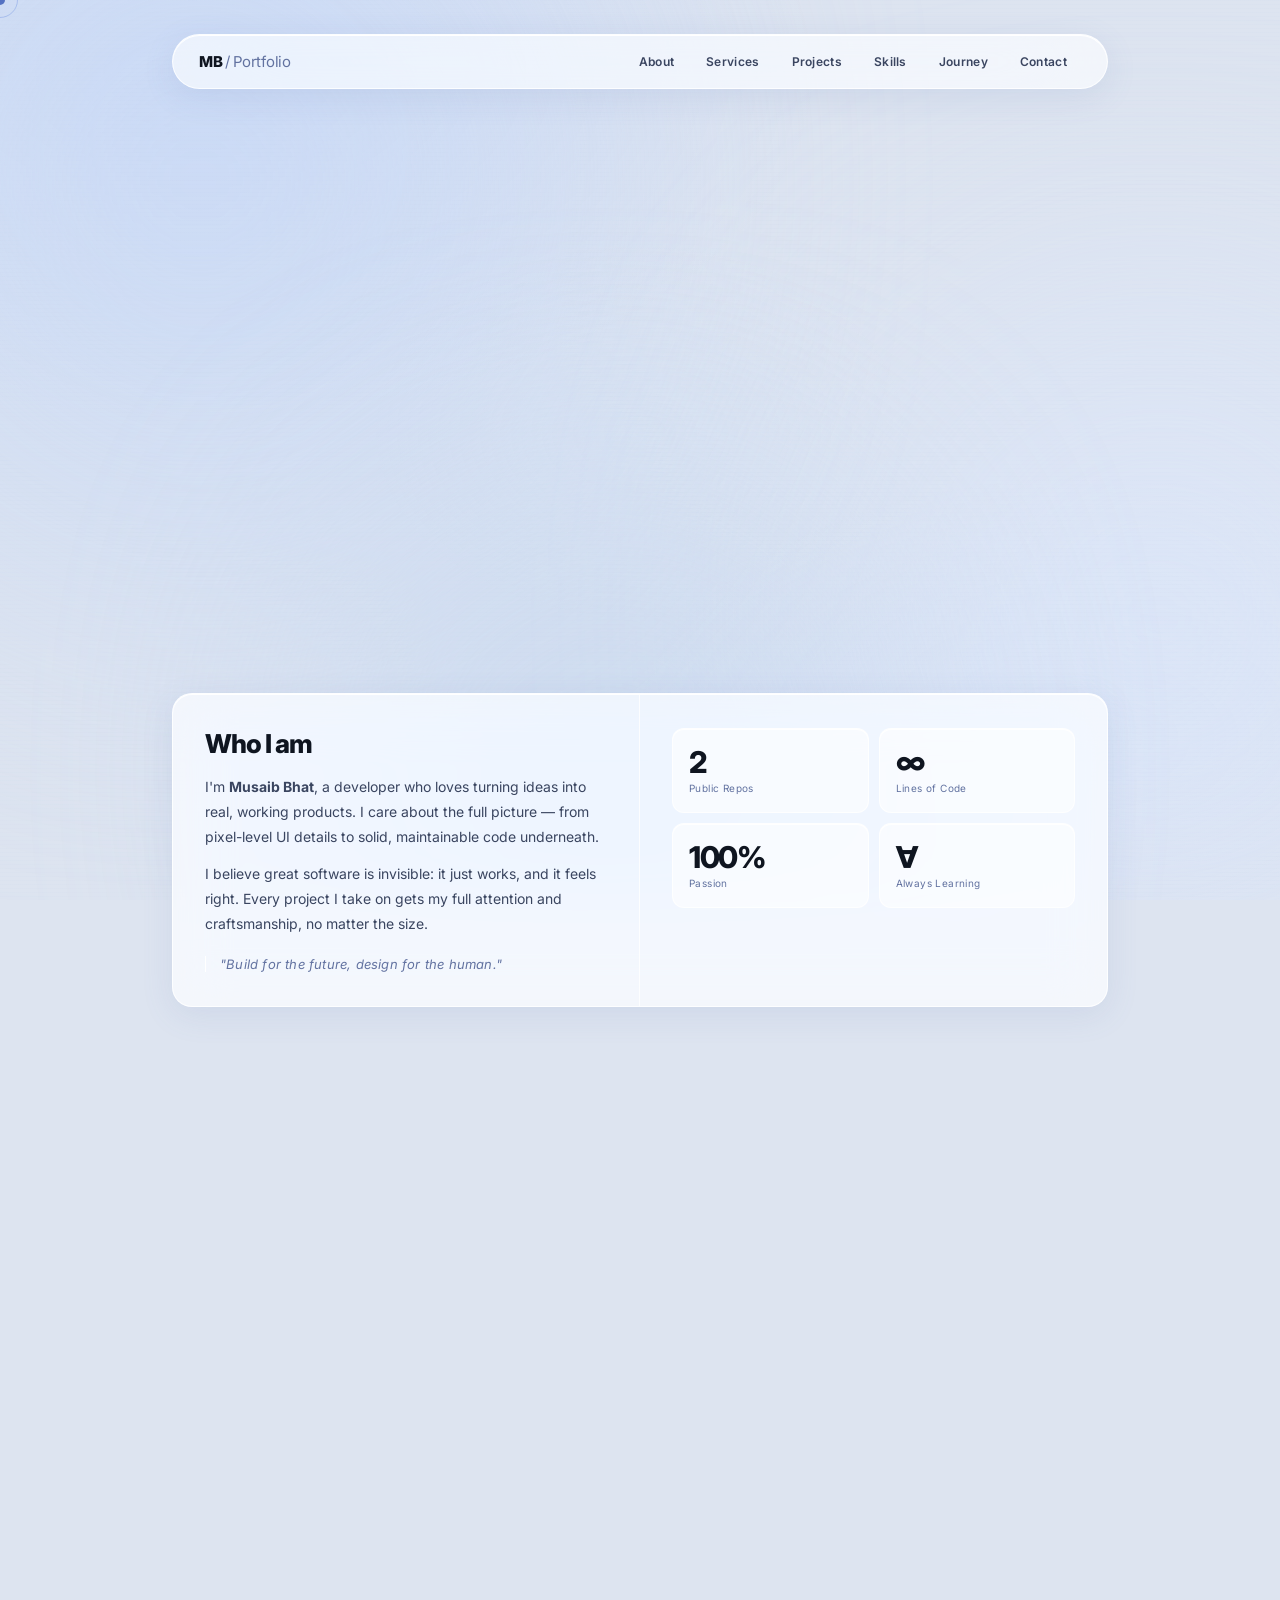
<file: index.html>
<!DOCTYPE html>
<html lang="en">
<head>
<meta charset="UTF-8">
<meta name="viewport" content="width=device-width, initial-scale=1.0">
<title>Musaib Bhat — Portfolio</title>
<link href="https://fonts.googleapis.com/css2?family=Inter:wght@400;500;600;700;800&family=JetBrains+Mono:wght@300;400;500&display=swap" rel="stylesheet">
<link rel="stylesheet" href="style.css">
</head>
<body>

<!-- Cursor -->
<div id="cursor"></div>
<div id="cursor-ring"></div>

<!-- Background -->
<div class="scene">
  <div class="gw"></div>
  <div class="gw"></div>
  <div class="gw"></div>
</div>

<div class="wrap">

  <!-- NAV -->
  <nav>
    <div class="nav-inner">
      <div class="nav-logo">MB <span>/ Portfolio</span></div>
      <ul class="nav-links">
        <li><a href="#about">About</a></li>
        <li><a href="#services">Services</a></li>
        <li><a href="#projects">Projects</a></li>
        <li><a href="#skills">Skills</a></li>
        <li><a href="#journey">Journey</a></li>
        <li><a href="#contact">Contact</a></li>
      </ul>
      <button class="mob-btn" id="menuOpen" aria-label="Open menu">
        <svg width="22" height="22" fill="none" stroke="currentColor" stroke-width="2">
          <line x1="3" y1="7" x2="19" y2="7"/>
          <line x1="3" y1="12" x2="19" y2="12"/>
          <line x1="3" y1="17" x2="19" y2="17"/>
        </svg>
      </button>
    </div>
  </nav>

  <!-- Mobile menu -->
  <div class="mob-menu" id="mobMenu">
    <button class="mob-close" id="menuClose">✕</button>
    <a href="#about" class="mob-link">About</a>
    <a href="#services" class="mob-link">Services</a>
    <a href="#projects" class="mob-link">Projects</a>
    <a href="#skills" class="mob-link">Skills</a>
    <a href="#journey" class="mob-link">Journey</a>
    <a href="#contact" class="mob-link">Contact</a>
  </div>

  <!-- HERO -->
  <div class="hero rv">
    <div>
      <div class="badge"><span class="dot"></span> Available for opportunities</div>
      <h1 class="name">Musaib<br>Bhat</h1>
      <p class="tagline">Developer crafting clean, thoughtful digital experiences. Passionate about building things that work beautifully and feel right.</p>
      <div class="hero-btns">
        <a href="mailto:Musaibbhat870@gmail.com" class="btn btn-w">
          <svg width="14" height="14" fill="none" stroke="currentColor" stroke-width="2.5" viewBox="0 0 24 24"><path d="M4 4h16c1.1 0 2 .9 2 2v12c0 1.1-.9 2-2 2H4c-1.1 0-2-.9-2-2V6c0-1.1.9-2 2-2z"/><polyline points="22,6 12,13 2,6"/></svg>
          Get in touch
        </a>
        <a href="https://github.com/musaib120604" target="_blank" class="btn btn-g">
          <svg width="14" height="14" fill="currentColor" viewBox="0 0 24 24"><path d="M12 0C5.37 0 0 5.37 0 12c0 5.31 3.435 9.795 8.205 11.385.6.105.825-.255.825-.57 0-.285-.015-1.23-.015-2.235-3.015.555-3.795-.735-4.035-1.41-.135-.345-.72-1.41-1.23-1.695-.42-.225-1.02-.78-.015-.795.945-.015 1.62.87 1.845 1.23 1.08 1.815 2.805 1.305 3.495.99.105-.78.42-1.305.765-1.605-2.67-.3-5.46-1.335-5.46-5.925 0-1.305.465-2.385 1.23-3.225-.12-.3-.54-1.53.12-3.18 0 0 1.005-.315 3.3 1.23.96-.27 1.98-.405 3-.405s2.04.135 3 .405c2.295-1.56 3.3-1.23 3.3-1.23.66 1.65.24 2.88.12 3.18.765.84 1.23 1.905 1.23 3.225 0 4.605-2.805 5.625-5.475 5.925.435.375.81 1.095.81 2.22 0 1.605-.015 2.895-.015 3.3 0 .315.225.69.825.57A12.02 12.02 0 0024 12c0-6.63-5.37-12-12-12z"/></svg>
          GitHub
        </a>
      </div>
    </div>
    <div class="av-card">
      <div class="av-init">MB</div>
      <div class="av-name">Musaib Bhat</div>
      <div class="av-role">Developer</div>
    </div>
  </div>

  <div class="scroll-hint rv">
    <span>Scroll</span>
    <div class="arr"></div>
  </div>

  <!-- ABOUT -->
  <section id="about">
    <div class="sh rv"><span class="sh-label">01 — About</span><div class="sh-line"></div></div>
    <div class="g rv about-card">
      <div class="about-grid">
        <div class="about-left">
          <h2 class="sec-title">Who I am</h2>
          <p class="bio">I'm <strong>Musaib Bhat</strong>, a developer who loves turning ideas into real, working products. I care about the full picture — from pixel-level UI details to solid, maintainable code underneath.</p>
          <p class="bio">I believe great software is invisible: it just works, and it feels right. Every project I take on gets my full attention and craftsmanship, no matter the size.</p>
          <p class="quote">"Build for the future, design for the human."</p>
        </div>
        <div class="about-right">
          <div class="stats">
            <div class="stat"><div class="stat-n">2</div><div class="stat-l">Public Repos</div></div>
            <div class="stat"><div class="stat-n">∞</div><div class="stat-l">Lines of Code</div></div>
            <div class="stat"><div class="stat-n">100%</div><div class="stat-l">Passion</div></div>
            <div class="stat"><div class="stat-n">∀</div><div class="stat-l">Always Learning</div></div>
          </div>
        </div>
      </div>
    </div>
  </section>

  <!-- SERVICES -->
  <section id="services">
    <div class="sh rv"><span class="sh-label">02 — Services</span><div class="sh-line"></div></div>
    <div class="srv-grid">
      <div class="g srv-card rv">
        <div class="srv-icon">⚛️</div>
        <div class="srv-title">Frontend Development</div>
        <div class="srv-desc">Building fast, responsive, and accessible interfaces using React, Next.js, and modern CSS — pixel-perfect on every device.</div>
      </div>
      <div class="g srv-card rv">
        <div class="srv-icon">⚙️</div>
        <div class="srv-title">Full-Stack Development</div>
        <div class="srv-desc">End-to-end web apps from database to deployment — Node.js, REST APIs, and cloud-ready architectures.</div>
      </div>
      <div class="g srv-card rv">
        <div class="srv-icon">🎨</div>
        <div class="srv-title">UI / UX Design</div>
        <div class="srv-desc">Designing interfaces that feel intuitive and look polished. Prototyping in Figma and bringing designs to life with code.</div>
      </div>
      <div class="g srv-card rv">
        <div class="srv-icon">🐍</div>
        <div class="srv-title">Python Scripting & Automation</div>
        <div class="srv-desc">Automating repetitive workflows, data processing, and backend tasks using Python.</div>
      </div>
      <div class="g srv-card rv">
        <div class="srv-icon">📱</div>
        <div class="srv-title">Responsive Web Design</div>
        <div class="srv-desc">Websites that look and work flawlessly on every screen — from 4K monitors to small phones.</div>
      </div>
      <div class="g srv-card rv">
        <div class="srv-icon">🚀</div>
        <div class="srv-title">Deployment & DevOps</div>
        <div class="srv-desc">Shipping to Vercel, Netlify, or custom servers. Git workflows, CI/CD, and keeping things running smoothly.</div>
      </div>
    </div>
  </section>

  <!-- PROJECTS -->
  <section id="projects">
    <div class="sh rv"><span class="sh-label">03 — Projects</span><div class="sh-line"></div></div>
    <div class="proj-grid">
      <div class="g proj-card rv">
        <div class="proj-num">01</div>
        <div class="proj-title">Portfolio Website</div>
        <div class="proj-desc">My personal portfolio built with modern web tech — featuring glassmorphism design, smooth animations, and full responsiveness.</div>
        <div class="proj-tags"><span class="tag">HTML</span><span class="tag">CSS</span><span class="tag">JavaScript</span></div>
        <a href="https://github.com/musaib120604/musaib120604-portfolio-website" target="_blank" class="proj-link">
          View on GitHub
          <svg width="11" height="11" fill="none" stroke="currentColor" stroke-width="2.5" viewBox="0 0 24 24"><path d="M7 17L17 7M17 7H7M17 7v10"/></svg>
        </a>
      </div>
      <div class="g proj-card rv">
        <div class="proj-num">02</div>
        <div class="proj-title">Portfolio v2</div>
        <div class="proj-desc">Second iteration of the portfolio with improved design, additional sections, and enhanced user experience across all devices.</div>
        <div class="proj-tags"><span class="tag">CSS</span><span class="tag">React</span><span class="tag">Vite</span></div>
        <a href="https://github.com/musaib120604/musaib120604-portfolio-websit" target="_blank" class="proj-link">
          View on GitHub
          <svg width="11" height="11" fill="none" stroke="currentColor" stroke-width="2.5" viewBox="0 0 24 24"><path d="M7 17L17 7M17 7H7M17 7v10"/></svg>
        </a>
      </div>
      <div class="g proj-card rv">
        <div class="proj-num">03</div>
        <div class="proj-title">Coming Soon</div>
        <div class="proj-desc">More projects in development. Follow on GitHub to stay updated on what's being built next.</div>
        <div class="proj-tags"><span class="tag">In Progress</span></div>
        <a href="https://github.com/musaib120604" target="_blank" class="proj-link">
          Follow on GitHub
          <svg width="11" height="11" fill="none" stroke="currentColor" stroke-width="2.5" viewBox="0 0 24 24"><path d="M7 17L17 7M17 7H7M17 7v10"/></svg>
        </a>
      </div>
    </div>
  </section>

  <!-- SKILLS -->
  <section id="skills">
    <div class="sh rv"><span class="sh-label">04 — Skills</span><div class="sh-line"></div></div>
    <div class="skills-wrap">
      <div class="g skill-group rv">
        <div class="sg-head">
          <div class="sg-icon">💻</div>
          <div class="sg-title">Languages & Frameworks</div>
        </div>
        <div class="skill-item"><div class="skill-row"><span class="skill-name">HTML5 & CSS3</span><span class="skill-pct">95%</span></div><div class="bar-bg"><div class="bar-fill" style="--w:95%"></div></div></div>
        <div class="skill-item"><div class="skill-row"><span class="skill-name">JavaScript</span><span class="skill-pct">88%</span></div><div class="bar-bg"><div class="bar-fill" style="--w:88%"></div></div></div>
        <div class="skill-item"><div class="skill-row"><span class="skill-name">React.js</span><span class="skill-pct">85%</span></div><div class="bar-bg"><div class="bar-fill" style="--w:85%"></div></div></div>
        <div class="skill-item"><div class="skill-row"><span class="skill-name">Python</span><span class="skill-pct">78%</span></div><div class="bar-bg"><div class="bar-fill" style="--w:78%"></div></div></div>
        <div class="skill-item"><div class="skill-row"><span class="skill-name">Node.js</span><span class="skill-pct">72%</span></div><div class="bar-bg"><div class="bar-fill" style="--w:72%"></div></div></div>
      </div>
      <div class="g skill-group rv">
        <div class="sg-head">
          <div class="sg-icon">🛠️</div>
          <div class="sg-title">Tools & Platforms</div>
        </div>
        <div class="skill-item"><div class="skill-row"><span class="skill-name">Git & GitHub</span><span class="skill-pct">90%</span></div><div class="bar-bg"><div class="bar-fill" style="--w:90%"></div></div></div>
        <div class="skill-item"><div class="skill-row"><span class="skill-name">Figma / UI Design</span><span class="skill-pct">80%</span></div><div class="bar-bg"><div class="bar-fill" style="--w:80%"></div></div></div>
        <div class="skill-item"><div class="skill-row"><span class="skill-name">Vite & Webpack</span><span class="skill-pct">82%</span></div><div class="bar-bg"><div class="bar-fill" style="--w:82%"></div></div></div>
        <div class="skill-item"><div class="skill-row"><span class="skill-name">Vercel / Netlify</span><span class="skill-pct">85%</span></div><div class="bar-bg"><div class="bar-fill" style="--w:85%"></div></div></div>
        <div class="skill-item"><div class="skill-row"><span class="skill-name">Tailwind CSS</span><span class="skill-pct">88%</span></div><div class="bar-bg"><div class="bar-fill" style="--w:88%"></div></div></div>
      </div>
    </div>

    <!-- Marquee -->
    <div class="marquee-wrap rv">
      <div class="marquee-track">
        <div class="mq-tag">⚛️ React</div><div class="mq-tag">🟨 JavaScript</div><div class="mq-tag">🔷 TypeScript</div><div class="mq-tag">🎨 Tailwind</div><div class="mq-tag">🟩 Node.js</div><div class="mq-tag">🐍 Python</div><div class="mq-tag">⚡ Vite</div><div class="mq-tag">🐙 Git</div>
        <div class="mq-tag">⚛️ React</div><div class="mq-tag">🟨 JavaScript</div><div class="mq-tag">🔷 TypeScript</div><div class="mq-tag">🎨 Tailwind</div><div class="mq-tag">🟩 Node.js</div><div class="mq-tag">🐍 Python</div><div class="mq-tag">⚡ Vite</div><div class="mq-tag">🐙 Git</div>
      </div>
    </div>
    <div class="marquee-wrap rv">
      <div class="marquee-track rev">
        <div class="mq-tag">🎨 Figma</div><div class="mq-tag">☁️ Vercel</div><div class="mq-tag">🌐 Next.js</div><div class="mq-tag">🗄️ MongoDB</div><div class="mq-tag">📦 npm</div><div class="mq-tag">🚀 Netlify</div><div class="mq-tag">🖥️ VS Code</div><div class="mq-tag">🔥 Firebase</div>
        <div class="mq-tag">🎨 Figma</div><div class="mq-tag">☁️ Vercel</div><div class="mq-tag">🌐 Next.js</div><div class="mq-tag">🗄️ MongoDB</div><div class="mq-tag">📦 npm</div><div class="mq-tag">🚀 Netlify</div><div class="mq-tag">🖥️ VS Code</div><div class="mq-tag">🔥 Firebase</div>
      </div>
    </div>
  </section>

  <!-- JOURNEY -->
  <section id="journey">
    <div class="sh rv"><span class="sh-label">05 — Journey</span><div class="sh-line"></div></div>
    <div class="timeline rv">
      <div class="tl-line"></div>
      <div class="tl-item">
        <div class="tl-dot"></div>
        <div class="g tl-card">
          <div class="tl-year">2026</div>
          <div class="tl-title">Building & Growing</div>
          <div class="tl-desc">Joined GitHub in April 2026. Publishing open-source projects, building a portfolio, and levelling up full-stack skills with React and Node.js.</div>
        </div>
      </div>
      <div class="tl-item">
        <div class="tl-dot"></div>
        <div class="g tl-card">
          <div class="tl-year">2025</div>
          <div class="tl-title">Mastered React & Modern Tooling</div>
          <div class="tl-desc">Deep-dived into React ecosystem — Vite, Tailwind, component architecture, and deploying to Vercel and Netlify.</div>
        </div>
      </div>
      <div class="tl-item">
        <div class="tl-dot"></div>
        <div class="g tl-card">
          <div class="tl-year">2024</div>
          <div class="tl-title">Frontend & UI / UX Focus</div>
          <div class="tl-desc">Dedicated time to design fundamentals — Figma, typography, spacing, and translating designs into pixel-perfect code.</div>
        </div>
      </div>
      <div class="tl-item">
        <div class="tl-dot"></div>
        <div class="g tl-card">
          <div class="tl-year">2023</div>
          <div class="tl-title">Started the Journey</div>
          <div class="tl-desc">Wrote the first lines of code. Mastered HTML, CSS, and JavaScript fundamentals. Built the first projects and fell in love with software development.</div>
        </div>
      </div>
    </div>
  </section>

  <!-- CONTACT -->
  <section id="contact">
    <div class="sh rv"><span class="sh-label">06 — Contact</span><div class="sh-line"></div></div>
    <div class="contact-intro rv">
      <h2 class="contact-title">Let's build something.</h2>
      <p class="contact-sub">Open to freelance projects, full-time roles, and collaborations.</p>
    </div>
    <div class="contact-grid rv">
      <a href="mailto:Musaibbhat870@gmail.com" class="g ci-card">
        <div class="ci-icon">📧</div>
        <div>
          <div class="ci-label">Email</div>
          <div class="ci-val">Musaibbhat870@gmail.com</div>
        </div>
      </a>
      <a href="https://github.com/musaib120604" target="_blank" class="g ci-card">
        <div class="ci-icon">
          <svg width="20" height="20" fill="rgba(18,24,40,.75)" viewBox="0 0 24 24"><path d="M12 0C5.37 0 0 5.37 0 12c0 5.31 3.435 9.795 8.205 11.385.6.105.825-.255.825-.57 0-.285-.015-1.23-.015-2.235-3.015.555-3.795-.735-4.035-1.41-.135-.345-.72-1.41-1.23-1.695-.42-.225-1.02-.78-.015-.795.945-.015 1.62.87 1.845 1.23 1.08 1.815 2.805 1.305 3.495.99.105-.78.42-1.305.765-1.605-2.67-.3-5.46-1.335-5.46-5.925 0-1.305.465-2.385 1.23-3.225-.12-.3-.54-1.53.12-3.18 0 0 1.005-.315 3.3 1.23.96-.27 1.98-.405 3-.405s2.04.135 3 .405c2.295-1.56 3.3-1.23 3.3-1.23.66 1.65.24 2.88.12 3.18.765.84 1.23 1.905 1.23 3.225 0 4.605-2.805 5.625-5.475 5.925.435.375.81 1.095.81 2.22 0 1.605-.015 2.895-.015 3.3 0 .315.225.69.825.57A12.02 12.02 0 0024 12c0-6.63-5.37-12-12-12z"/></svg>
        </div>
        <div>
          <div class="ci-label">GitHub</div>
          <div class="ci-val">musaib120604</div>
        </div>
      </a>
    </div>

    <div class="g form-wrap rv">
      <h3>Send a message</h3>
      <div class="form-row">
        <div class="form-field"><label>Name</label><input type="text" id="fn" placeholder="Your name"></div>
        <div class="form-field"><label>Email</label><input type="email" id="fe" placeholder="your@email.com"></div>
      </div>
      <div class="form-field">
        <label>Subject</label>
        <select id="fs">
          <option value="" disabled selected>Select a topic</option>
          <option>Freelance Project</option>
          <option>Full-time Opportunity</option>
          <option>Collaboration</option>
          <option>General Inquiry</option>
        </select>
      </div>
      <div class="form-field"><label>Message</label><textarea id="fm" placeholder="Tell me about your project..."></textarea></div>
      <button class="submit-btn" id="sendBtn">
        Send Message
        <svg width="14" height="14" fill="none" stroke="currentColor" stroke-width="2.5" viewBox="0 0 24 24"><line x1="22" y1="2" x2="11" y2="13"/><polygon points="22 2 15 22 11 13 2 9 22 2"/></svg>
      </button>
      <div class="success-msg" id="successMsg">
        <div class="success-icon">✉️</div>
        <div class="success-title">Message sent!</div>
        <div class="success-sub">I'll get back to you as soon as possible.</div>
      </div>
    </div>
  </section>

  <!-- FOOTER -->
  <footer class="rv">
    <div class="ft-left">
      <div class="ft-logo">Musaib Bhat</div>
      <div class="ft-sub">© 2026 · All rights reserved</div>
    </div>
    <div class="ft-links">
      <a href="mailto:Musaibbhat870@gmail.com" title="Email">📧</a>
      <a href="https://github.com/musaib120604" target="_blank" title="GitHub">
        <svg width="16" height="16" fill="rgba(18,24,40,.65)" viewBox="0 0 24 24"><path d="M12 0C5.37 0 0 5.37 0 12c0 5.31 3.435 9.795 8.205 11.385.6.105.825-.255.825-.57 0-.285-.015-1.23-.015-2.235-3.015.555-3.795-.735-4.035-1.41-.135-.345-.72-1.41-1.23-1.695-.42-.225-1.02-.78-.015-.795.945-.015 1.62.87 1.845 1.23 1.08 1.815 2.805 1.305 3.495.99.105-.78.42-1.305.765-1.605-2.67-.3-5.46-1.335-5.46-5.925 0-1.305.465-2.385 1.23-3.225-.12-.3-.54-1.53.12-3.18 0 0 1.005-.315 3.3 1.23.96-.27 1.98-.405 3-.405s2.04.135 3 .405c2.295-1.56 3.3-1.23 3.3-1.23.66 1.65.24 2.88.12 3.18.765.84 1.23 1.905 1.23 3.225 0 4.605-2.805 5.625-5.475 5.925.435.375.81 1.095.81 2.22 0 1.605-.015 2.895-.015 3.3 0 .315.225.69.825.57A12.02 12.02 0 0024 12c0-6.63-5.37-12-12-12z"/></svg>
      </a>
    </div>
    <div class="ft-right">
      <div class="ft-copy">Designed & built by Musaib Bhat</div>
      <button class="back-top" onclick="window.scrollTo({top:0,behavior:'smooth'})">
        Back to top
        <svg width="12" height="12" fill="none" stroke="currentColor" stroke-width="2.5" viewBox="0 0 24 24"><polyline points="18 15 12 9 6 15"/></svg>
      </button>
    </div>
  </footer>

</div>

<script src="script.js"></script>
</body>
</html>
</file>
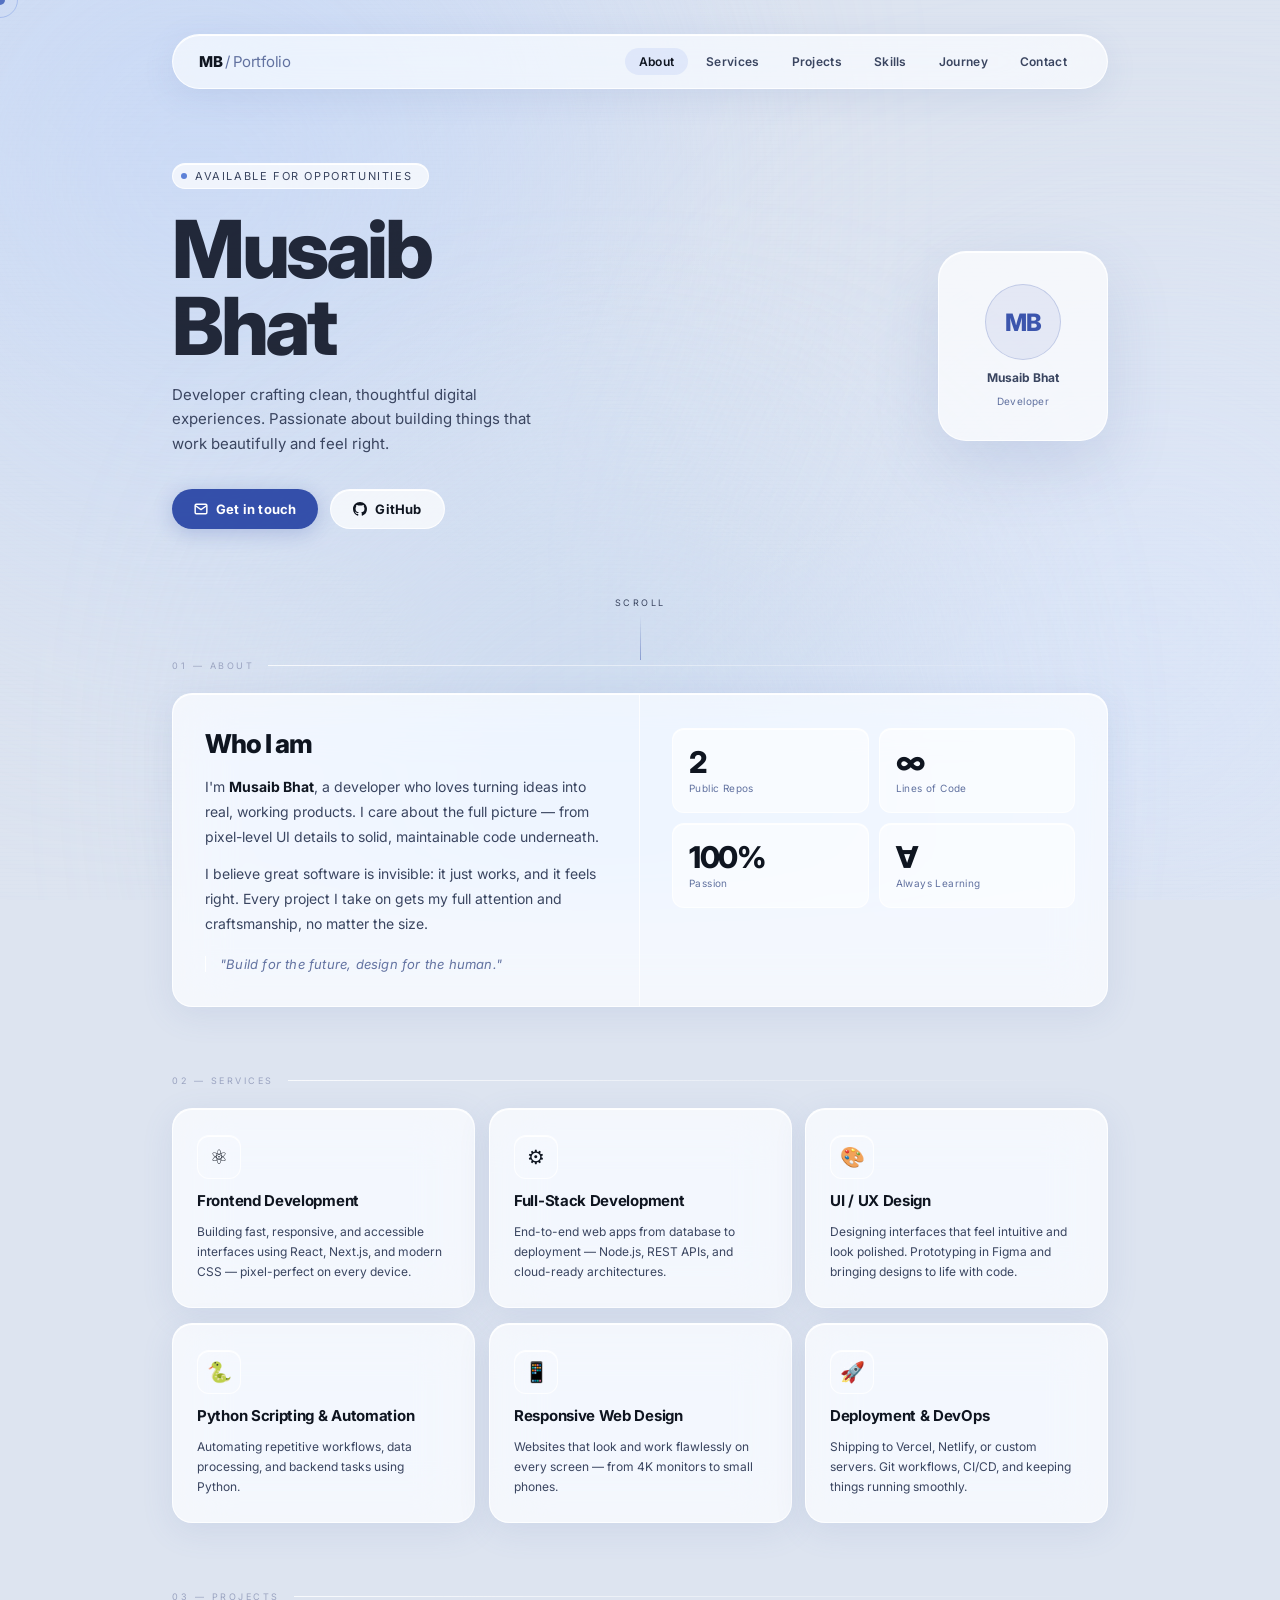
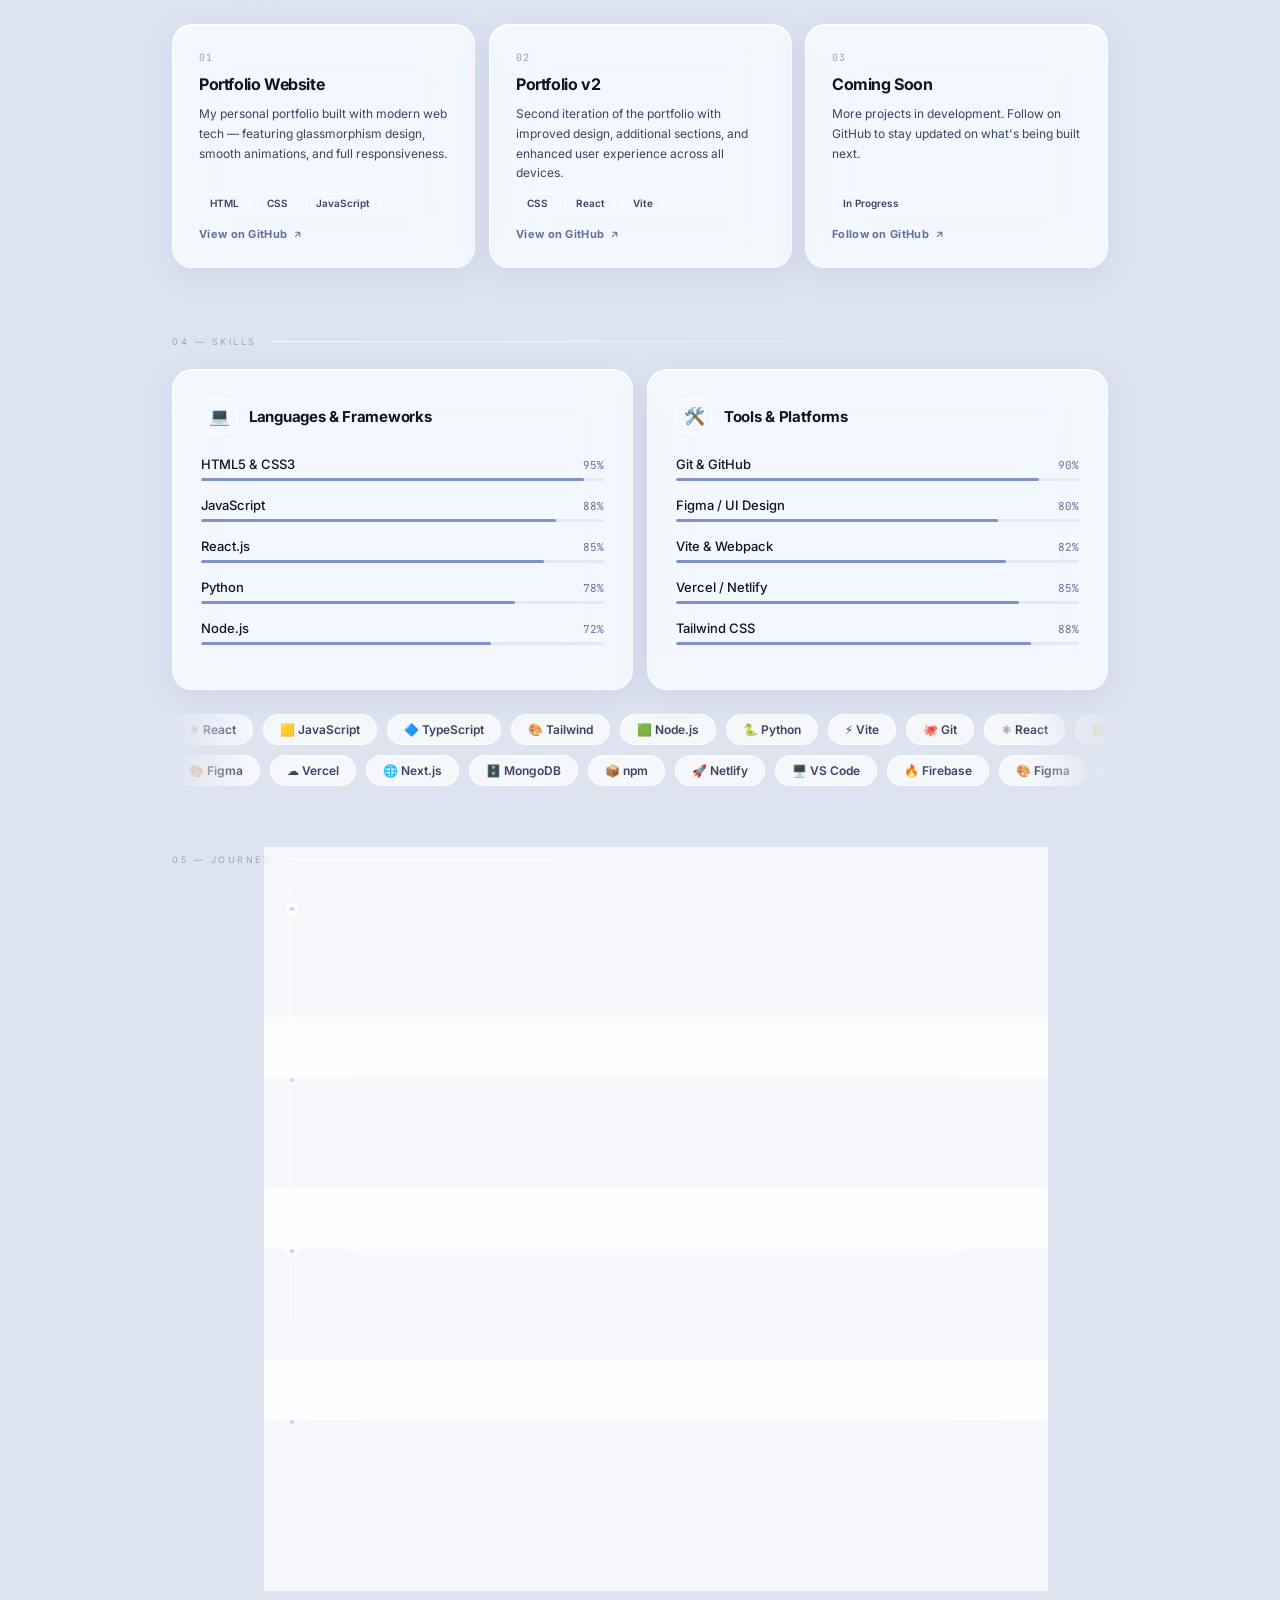
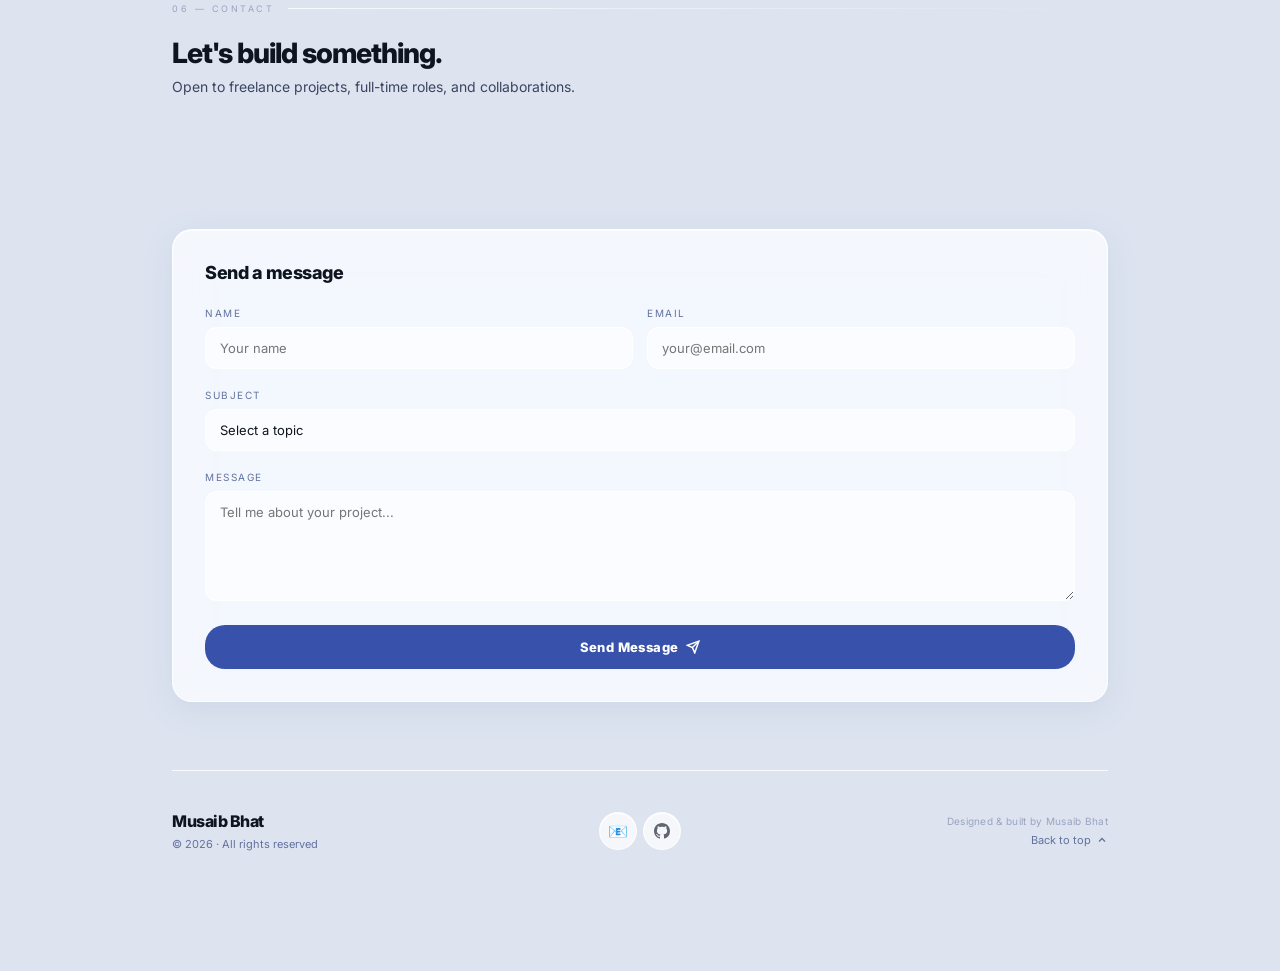
<file: musaib-bhat-portfolio-2.html>
<!DOCTYPE html>
<html lang="en">
<head>
<meta charset="UTF-8">
<meta name="viewport" content="width=device-width, initial-scale=1.0">
<title>Musaib Bhat — Portfolio</title>
<link href="https://fonts.googleapis.com/css2?family=Inter:wght@400;500;600;700;800&family=JetBrains+Mono:wght@300;400;500&display=swap" rel="stylesheet">
<style>
*,*::before,*::after{margin:0;padding:0;box-sizing:border-box}
html{scroll-behavior:smooth}

:root{
  --bg:#dde4f0;
  --g0:rgba(255,255,255,0.55);
  --g1:rgba(255,255,255,0.70);
  --g2:rgba(255,255,255,0.82);
  --g3:rgba(255,255,255,0.92);
  --bd:rgba(255,255,255,0.80);
  --bd2:rgba(255,255,255,0.95);
  --rim:rgba(255,255,255,1.00);
  --t1:#0f1520;
  --t2:#3a4560;
  --t3:#6272a0;
  --t4:#9aa3c0;
  --blur:blur(28px) saturate(180%);
  --blur-sm:blur(14px) saturate(160%);
  --blur-lg:blur(50px) saturate(200%);
  --sh:0 8px 32px rgba(100,120,180,.12);
  --sh-lg:0 24px 64px rgba(100,120,180,.18);
  --r1:12px;
  --r2:20px;
  --r3:28px;
  --r4:40px;
}

body{
  background:var(--bg);
  color:var(--t1);
  font-family:'Inter',system-ui,sans-serif;
  min-height:100vh;
  overflow-x:hidden;
}

/* ─── Background ─── */
.scene{position:fixed;inset:0;z-index:0;pointer-events:none;overflow:hidden}
.scene::before{
  content:'';position:absolute;inset:0;
  background:
    radial-gradient(ellipse 70% 55% at 15% 8%, rgba(160,190,255,.18) 0,transparent 70%),
    radial-gradient(ellipse 55% 45% at 85% 82%, rgba(200,220,255,.15) 0,transparent 65%),
    radial-gradient(ellipse 35% 35% at 50% 48%, rgba(210,230,255,.10) 0,transparent 60%);
}
.scene::after{
  content:'';position:absolute;inset:0;
  background-image:repeating-linear-gradient(0deg,transparent,transparent 3px,rgba(150,170,220,.018) 3px,rgba(150,170,220,.018) 4px);
}
.gw{position:absolute;border-radius:50%;filter:blur(140px);opacity:.55;animation:gd 24s ease-in-out infinite alternate}
.gw:nth-child(1){width:800px;height:800px;background:#c5d8f8;top:-220px;left:-200px;animation-duration:26s}
.gw:nth-child(2){width:600px;height:600px;background:#dce8ff;top:35%;right:-180px;animation-duration:20s;animation-delay:-9s}
.gw:nth-child(3){width:500px;height:500px;background:#b8d0f0;bottom:-120px;left:28%;animation-duration:30s;animation-delay:-16s}
@keyframes gd{0%{transform:translate(0,0) scale(1)}50%{transform:translate(35px,28px) scale(1.07)}100%{transform:translate(-28px,48px) scale(.94)}}

/* ─── Glass util ─── */
.g{
  background:var(--g1);
  border:1px solid var(--bd);
  backdrop-filter:var(--blur);
  -webkit-backdrop-filter:var(--blur);
  box-shadow:var(--sh),inset 0 1px 0 var(--rim);
  border-radius:var(--r2);
  will-change:background;
  transition:background .2s ease,box-shadow .2s ease;
}
@media(hover:hover){
  .g:hover{background:var(--g2);box-shadow:var(--sh-lg),inset 0 1px 0 var(--bd2)}
}

/* ─── Page shell ─── */
.wrap{position:relative;z-index:1;max-width:980px;margin:0 auto;padding:0 22px 120px}

/* ─── Cursor dot ─── */
#cursor{
  position:fixed;width:10px;height:10px;border-radius:50%;
  background:rgba(40,80,180,.7);pointer-events:none;z-index:9999;
  transform:translate(-50%,-50%);transition:width .2s,height .2s,opacity .2s;
  mix-blend-mode:multiply;
}
#cursor-ring{
  position:fixed;width:36px;height:36px;border-radius:50%;
  border:1px solid rgba(80,120,220,.3);pointer-events:none;z-index:9998;
  transform:translate(-50%,-50%);transition:width .3s,height .3s,transform .08s ease-out;
}

/* ─── Navbar ─── */
nav{position:sticky;top:16px;z-index:100;padding:18px 0 0}
.nav-inner{
  display:flex;align-items:center;justify-content:space-between;
  background:rgba(255,255,255,.65);
  border:1px solid var(--bd);
  backdrop-filter:var(--blur-lg);-webkit-backdrop-filter:var(--blur-lg);
  border-radius:var(--r4);padding:13px 26px;
  box-shadow:var(--sh),inset 0 1px 0 var(--rim);
}
.nav-logo{font-size:15px;font-weight:800;letter-spacing:-.5px}
.nav-logo span{color:var(--t3);font-weight:400}
.nav-links{display:flex;gap:4px;list-style:none}
.nav-links a{
  display:block;padding:6px 14px;font-size:12px;font-weight:600;letter-spacing:.3px;
  color:var(--t2);text-decoration:none;border-radius:999px;transition:background .2s,color .2s;
}
.nav-links a:hover,.nav-links a.active{background:rgba(80,120,220,.1);color:var(--t1)}
.mob-btn{display:none;background:none;border:none;color:var(--t1);cursor:pointer;padding:4px}
.mob-menu{
  display:none;position:fixed;inset:0;z-index:200;
  background:rgba(238,241,247,.96);backdrop-filter:var(--blur-lg);-webkit-backdrop-filter:var(--blur-lg);
  flex-direction:column;align-items:center;justify-content:center;gap:32px;
}
.mob-menu.open{display:flex}
.mob-menu a{font-size:32px;font-weight:800;color:var(--t1);text-decoration:none;letter-spacing:-1px;opacity:.7;transition:opacity .2s}
.mob-menu a:hover{opacity:1}
.mob-close{position:absolute;top:24px;right:26px;background:none;border:none;color:var(--t1);cursor:pointer;font-size:28px;line-height:1}

/* ─── Hero ─── */
.hero{padding:90px 0 56px;display:grid;grid-template-columns:1fr auto;align-items:center;gap:40px}
.badge{
  display:inline-flex;align-items:center;gap:8px;
  background:var(--g1);border:1px solid var(--bd);
  backdrop-filter:var(--blur-sm);-webkit-backdrop-filter:var(--blur-sm);
  border-radius:999px;padding:5px 16px 5px 8px;
  font-size:11px;letter-spacing:1.6px;text-transform:uppercase;color:var(--t2);
  margin-bottom:22px;box-shadow:inset 0 1px 0 var(--rim);
}
.dot{width:6px;height:6px;border-radius:50%;background:rgba(30,80,200,.7);animation:pulse 2.2s ease-in-out infinite}
@keyframes pulse{0%,100%{opacity:.45;transform:scale(1)}50%{opacity:1;transform:scale(1.5)}}
h1.name{
  font-size:clamp(46px,7.5vw,80px);font-weight:800;
  letter-spacing:-3.5px;line-height:.96;
  color:rgba(18,24,40,.92);margin-bottom:18px;
}
.tagline{font-size:15px;font-weight:400;color:var(--t2);line-height:1.65;max-width:380px;margin-bottom:32px}
.hero-btns{display:flex;gap:12px;flex-wrap:wrap}
.btn{
  display:inline-flex;align-items:center;gap:8px;padding:11px 22px;
  border-radius:999px;font-size:13px;font-weight:700;text-decoration:none;
  border:none;cursor:pointer;transition:transform .25s,box-shadow .25s,background .25s;
  font-family:'Inter',sans-serif;letter-spacing:.2px;
}
.btn-w{background:rgba(30,60,160,.88);color:#fff;box-shadow:0 4px 20px rgba(30,60,160,.22)}
.btn-w:hover{background:rgba(30,60,180,1);box-shadow:0 8px 32px rgba(30,60,160,.32)}
.btn-g{background:var(--g1);border:1px solid var(--bd);backdrop-filter:var(--blur-sm);-webkit-backdrop-filter:var(--blur-sm);color:var(--t1);box-shadow:inset 0 1px 0 var(--rim)}
.btn-g:hover{background:var(--g2)}

.av-card{
  width:170px;height:190px;flex-shrink:0;
  background:var(--g1);border:1px solid var(--bd);
  backdrop-filter:var(--blur);-webkit-backdrop-filter:var(--blur);
  border-radius:var(--r3);box-shadow:var(--sh-lg),inset 0 1px 0 var(--rim);
  display:flex;flex-direction:column;align-items:center;justify-content:center;gap:10px;
}
.av-init{
  width:76px;height:76px;border-radius:50%;
  background:rgba(30,60,160,.08);border:1px solid rgba(30,60,160,.18);
  display:flex;align-items:center;justify-content:center;
  font-size:24px;font-weight:800;letter-spacing:-1px;color:rgba(30,60,160,.85);
}
.av-name{font-size:12px;font-weight:700;color:var(--t2)}
.av-role{font-size:10px;color:var(--t3);letter-spacing:.4px}

/* ─── Scroll indicator ─── */
.scroll-hint{display:flex;flex-direction:column;align-items:center;gap:8px;padding:12px 0 0;opacity:.4}
.scroll-hint span{font-size:9px;letter-spacing:2.5px;text-transform:uppercase;color:var(--t2)}
.arr{width:1px;height:44px;background:linear-gradient(180deg,transparent,rgba(30,60,160,.4));animation:arrDrop 1.8s ease-in-out infinite}
@keyframes arrDrop{0%,100%{transform:scaleY(1);opacity:.4}50%{transform:scaleY(1.15);opacity:.8}}

/* ─── Section header ─── */
.sh{display:flex;align-items:center;gap:14px;margin-bottom:22px}
.sh-label{font-size:9px;letter-spacing:2.5px;text-transform:uppercase;color:var(--t4);white-space:nowrap}
.sh-line{flex:1;height:1px;background:linear-gradient(90deg,var(--bd),transparent)}
section{margin-bottom:68px}

/* ─── About ─── */
.about-grid{display:grid;grid-template-columns:1fr 1fr;gap:0;padding:0}
.about-left{padding:34px 32px;border-right:1px solid var(--bd)}
.about-right{padding:34px 32px}
.sec-title{font-size:26px;font-weight:800;letter-spacing:-1px;margin-bottom:16px}
.bio{font-size:14px;color:var(--t2);line-height:1.78}
.bio+.bio{margin-top:12px}
.quote{margin-top:20px;font-size:13px;color:var(--t3);font-style:italic;letter-spacing:.2px;border-left:1px solid var(--bd2);padding-left:14px}
.stats{display:grid;grid-template-columns:1fr 1fr;gap:10px}
.stat{background:var(--g0);border:1px solid var(--bd);border-radius:var(--r1);padding:18px 16px;box-shadow:inset 0 1px 0 var(--rim)}
.stat-n{font-size:30px;font-weight:800;letter-spacing:-1.5px;line-height:1;margin-bottom:5px}
.stat-l{font-size:10px;color:var(--t3);letter-spacing:.4px}

/* ─── Services ─── */
.srv-grid{display:grid;grid-template-columns:repeat(3,1fr);gap:14px}
.srv-card{padding:26px 24px;display:flex;flex-direction:column;gap:12px;position:relative;overflow:hidden}
.srv-card::before{content:'';position:absolute;top:0;left:-100%;width:55%;height:100%;background:linear-gradient(90deg,transparent,rgba(255,255,255,.3),transparent);animation:shim 5s infinite}
@keyframes shim{0%{left:-100%}100%{left:200%}}
.srv-icon{width:44px;height:44px;border-radius:12px;background:rgba(255,255,255,.08);border:1px solid var(--bd);display:flex;align-items:center;justify-content:center;font-size:20px;box-shadow:inset 0 1px 0 var(--rim)}
.srv-title{font-size:15px;font-weight:700;letter-spacing:-.3px}
.srv-desc{font-size:12px;color:var(--t2);line-height:1.65;flex:1}

/* ─── Skills ─── */
.skills-wrap{display:grid;grid-template-columns:1fr 1fr;gap:14px}
.skill-group{padding:28px 28px}
.sg-head{display:flex;align-items:center;gap:12px;margin-bottom:22px}
.sg-icon{width:36px;height:36px;border-radius:10px;background:rgba(255,255,255,.07);border:1px solid var(--bd);display:flex;align-items:center;justify-content:center;font-size:17px}
.sg-title{font-size:15px;font-weight:700;letter-spacing:-.3px}
.skill-item{margin-bottom:16px}
.skill-row{display:flex;justify-content:space-between;align-items:baseline;margin-bottom:6px}
.skill-name{font-size:13px;font-weight:500;color:var(--t1)}
.skill-pct{font-size:11px;font-family:'JetBrains Mono',monospace;color:var(--t3)}
.bar-bg{height:3px;background:rgba(30,60,160,.08);border-radius:2px;overflow:hidden}
.bar-fill{height:100%;background:rgba(30,60,160,.5);border-radius:2px;width:0;transition:width 1.4s cubic-bezier(.25,.46,.45,.94)}
.bar-fill.on{width:var(--w)}

.marquee-wrap{margin-top:32px;position:relative;overflow:hidden}
.marquee-wrap::before,.marquee-wrap::after{content:'';position:absolute;top:0;bottom:0;width:80px;z-index:2;pointer-events:none}
.marquee-wrap::before{left:0;background:linear-gradient(90deg,var(--bg),transparent)}
.marquee-wrap::after{right:0;background:linear-gradient(270deg,var(--bg),transparent)}
.marquee-track{display:flex;gap:10px;width:max-content;animation:mq 22s linear infinite}
.marquee-track.rev{animation:mqr 22s linear infinite}
.marquee-wrap+.marquee-wrap{margin-top:10px}
@keyframes mq{0%{transform:translateX(0)}100%{transform:translateX(-50%)}}
@keyframes mqr{0%{transform:translateX(-50%)}100%{transform:translateX(0)}}
.mq-tag{
  display:inline-flex;align-items:center;gap:8px;white-space:nowrap;
  background:var(--g1);border:1px solid var(--bd);
  border-radius:999px;padding:7px 16px;
  font-size:12px;font-weight:600;color:var(--t2);
}

/* ─── Projects ─── */
.proj-grid{display:grid;grid-template-columns:repeat(3,1fr);gap:14px}
.proj-card{padding:26px;display:flex;flex-direction:column;gap:10px;position:relative;overflow:hidden}
.proj-card::before{content:'';position:absolute;top:0;left:-100%;width:55%;height:100%;background:linear-gradient(90deg,transparent,rgba(255,255,255,.3),transparent);animation:shim 5s infinite;animation-delay:var(--d,0s)}
.proj-num{font-family:'JetBrains Mono',monospace;font-size:10px;color:var(--t4);letter-spacing:1px}
.proj-title{font-size:16px;font-weight:700;letter-spacing:-.4px}
.proj-desc{font-size:12px;color:var(--t2);line-height:1.65;flex:1}
.proj-tags{display:flex;flex-wrap:wrap;gap:6px}
.tag{font-size:10px;font-weight:600;padding:3px 10px;border-radius:999px;background:rgba(255,255,255,.06);border:1px solid var(--bd);color:var(--t2)}
.proj-link{
  display:inline-flex;align-items:center;gap:5px;
  font-size:11px;font-weight:700;color:var(--t3);text-decoration:none;margin-top:4px;letter-spacing:.3px;
  transition:color .2s;
}
.proj-link:hover{color:var(--t1)}

/* ─── Journey / Timeline ─── */
.timeline{position:relative;max-width:720px;margin:0 auto;padding:0 0 0 32px}
.tl-line{position:absolute;left:10px;top:0;bottom:0;width:1px;background:linear-gradient(180deg,var(--bd2),var(--bd),transparent)}
.tl-item{position:relative;margin-bottom:36px}
.tl-dot{
  position:absolute;left:-26px;top:16px;
  width:12px;height:12px;border-radius:50%;
  background:rgba(255,255,255,.15);border:1px solid var(--bd2);
  display:flex;align-items:center;justify-content:center;
  box-shadow:inset 0 1px 0 var(--rim);
}
.tl-dot::after{content:'';width:4px;height:4px;border-radius:50%;background:rgba(30,80,200,.8);animation:pulse 2s ease-in-out infinite}
.tl-card{padding:22px 24px}
.tl-year{font-family:'JetBrains Mono',monospace;font-size:11px;color:var(--t3);letter-spacing:1px;margin-bottom:6px}
.tl-title{font-size:16px;font-weight:700;letter-spacing:-.3px;margin-bottom:6px}
.tl-desc{font-size:13px;color:var(--t2);line-height:1.65}

/* ─── Contact ─── */
.contact-grid{display:grid;grid-template-columns:1fr 1fr;gap:14px}
.ci-card{padding:26px;display:flex;align-items:center;gap:18px;text-decoration:none;color:var(--t1)}
.ci-icon{
  width:46px;height:46px;flex-shrink:0;border-radius:14px;
  background:rgba(255,255,255,.08);border:1px solid var(--bd);
  display:flex;align-items:center;justify-content:center;font-size:20px;
  box-shadow:inset 0 1px 0 var(--rim);
}
.ci-label{font-size:9px;letter-spacing:1.5px;text-transform:uppercase;color:var(--t3);margin-bottom:4px}
.ci-val{font-size:13px;font-weight:600;word-break:break-all}

.form-wrap{padding:32px 32px}
.form-wrap h3{font-size:18px;font-weight:800;letter-spacing:-.5px;margin-bottom:24px}
.form-field{margin-bottom:20px}
.form-field label{display:block;font-size:10px;letter-spacing:1.5px;text-transform:uppercase;color:var(--t3);margin-bottom:8px}
.form-field input,.form-field textarea,.form-field select{
  width:100%;background:rgba(255,255,255,.6);border:1px solid var(--bd);
  border-radius:var(--r1);padding:12px 14px;color:var(--t1);
  font-family:'Inter',sans-serif;font-size:13px;outline:none;
  transition:border-color .2s,background .2s;
  -webkit-appearance:none;
}
.form-field input:focus,.form-field textarea:focus,.form-field select:focus{
  border-color:rgba(30,60,180,.4);background:rgba(255,255,255,.85);
}
.form-field textarea{resize:vertical;min-height:110px}
.form-field select option{background:#eef1f7;color:#121828}
.form-row{display:grid;grid-template-columns:1fr 1fr;gap:14px}
.submit-btn{
  width:100%;padding:14px;border-radius:var(--r2);
  background:rgba(30,60,160,.88);color:#fff;
  font-family:'Inter',sans-serif;font-size:13px;font-weight:800;letter-spacing:.4px;
  border:none;cursor:pointer;transition:background .2s,transform .2s,box-shadow .2s;
  display:flex;align-items:center;justify-content:center;gap:8px;
}
.submit-btn:hover{background:rgba(30,60,180,1);box-shadow:0 8px 28px rgba(30,60,160,.28)}
.success-msg{
  display:none;text-align:center;padding:28px;
  background:rgba(255,255,255,.6);border:1px solid var(--bd);
  border-radius:var(--r2);margin-top:16px;
}
.success-msg.show{display:block}

/* ─── Footer ─── */
footer{border-top:1px solid var(--bd);padding:40px 0 0;display:grid;grid-template-columns:1fr auto 1fr;align-items:center;gap:20px}
.ft-left{}
.ft-logo{font-size:16px;font-weight:800;letter-spacing:-.5px;margin-bottom:6px}
.ft-sub{font-size:11px;color:var(--t3)}
.ft-links{display:flex;gap:6px;justify-content:center}
.ft-links a{
  width:38px;height:38px;border-radius:50%;
  background:var(--g1);border:1px solid var(--bd);
  display:flex;align-items:center;justify-content:center;font-size:16px;
  text-decoration:none;transition:background .2s,transform .2s;
  box-shadow:inset 0 1px 0 var(--rim);
}
.ft-links a:hover{background:var(--g2)}
.ft-right{text-align:right}
.ft-copy{font-size:10px;color:var(--t4);letter-spacing:.3px}
.back-top{
  font-size:11px;color:var(--t3);background:none;border:none;
  cursor:pointer;font-family:'Inter',sans-serif;margin-top:6px;
  display:flex;align-items:center;gap:5px;margin-left:auto;
  transition:color .2s;
}
.back-top:hover{color:var(--t1)}

/* ─── Reveal ─── */
.rv{opacity:0;transform:translate3d(0,20px,0);transition:opacity .5s ease,transform .5s ease;will-change:opacity,transform}
.rv.in{opacity:1;transform:translate3d(0,0,0)}

/* ─── Responsive ─── */
@media(max-width:760px){
  .hero{grid-template-columns:1fr}.av-card{display:none}
  .about-grid{grid-template-columns:1fr}.about-left{border-right:none;border-bottom:1px solid var(--bd)}
  .srv-grid{grid-template-columns:1fr 1fr}
  .skills-wrap{grid-template-columns:1fr}
  .proj-grid{grid-template-columns:1fr}
  .contact-grid{grid-template-columns:1fr}
  .form-row{grid-template-columns:1fr}
  footer{grid-template-columns:1fr;text-align:center}.ft-right{text-align:center}.back-top{margin:6px auto 0}
  .nav-links{display:none}.mob-btn{display:block}
}
@media(max-width:500px){.srv-grid{grid-template-columns:1fr}}
</style>
</head>
<body>

<!-- Cursor -->
<div id="cursor"></div>
<div id="cursor-ring"></div>

<!-- BG -->
<div class="scene">
  <div class="gw"></div>
  <div class="gw"></div>
  <div class="gw"></div>
</div>

<div class="wrap">

  <!-- NAV -->
  <nav>
    <div class="nav-inner">
      <div class="nav-logo">MB <span>/ Portfolio</span></div>
      <ul class="nav-links">
        <li><a href="#about">About</a></li>
        <li><a href="#services">Services</a></li>
        <li><a href="#projects">Projects</a></li>
        <li><a href="#skills">Skills</a></li>
        <li><a href="#journey">Journey</a></li>
        <li><a href="#contact">Contact</a></li>
      </ul>
      <button class="mob-btn" id="menuOpen" aria-label="Open menu">
        <svg width="22" height="22" fill="none" stroke="currentColor" stroke-width="2"><line x1="3" y1="7" x2="19" y2="7"/><line x1="3" y1="12" x2="19" y2="12"/><line x1="3" y1="17" x2="19" y2="17"/></svg>
      </button>
    </div>
  </nav>

  <!-- Mobile menu -->
  <div class="mob-menu" id="mobMenu">
    <button class="mob-close" id="menuClose">✕</button>
    <a href="#about" class="mob-link">About</a>
    <a href="#services" class="mob-link">Services</a>
    <a href="#projects" class="mob-link">Projects</a>
    <a href="#skills" class="mob-link">Skills</a>
    <a href="#journey" class="mob-link">Journey</a>
    <a href="#contact" class="mob-link">Contact</a>
  </div>

  <!-- HERO -->
  <div class="hero rv">
    <div>
      <div class="badge"><span class="dot"></span> Available for opportunities</div>
      <h1 class="name">Musaib<br>Bhat</h1>
      <p class="tagline">Developer crafting clean, thoughtful digital experiences. Passionate about building things that work beautifully and feel right.</p>
      <div class="hero-btns">
        <a href="mailto:Musaibbhat870@gmail.com" class="btn btn-w">
          <svg width="14" height="14" fill="none" stroke="currentColor" stroke-width="2.5" viewBox="0 0 24 24"><path d="M4 4h16c1.1 0 2 .9 2 2v12c0 1.1-.9 2-2 2H4c-1.1 0-2-.9-2-2V6c0-1.1.9-2 2-2z"/><polyline points="22,6 12,13 2,6"/></svg>
          Get in touch
        </a>
        <a href="https://github.com/musaib120604" target="_blank" class="btn btn-g">
          <svg width="14" height="14" fill="currentColor" viewBox="0 0 24 24"><path d="M12 0C5.37 0 0 5.37 0 12c0 5.31 3.435 9.795 8.205 11.385.6.105.825-.255.825-.57 0-.285-.015-1.23-.015-2.235-3.015.555-3.795-.735-4.035-1.41-.135-.345-.72-1.41-1.23-1.695-.42-.225-1.02-.78-.015-.795.945-.015 1.62.87 1.845 1.23 1.08 1.815 2.805 1.305 3.495.99.105-.78.42-1.305.765-1.605-2.67-.3-5.46-1.335-5.46-5.925 0-1.305.465-2.385 1.23-3.225-.12-.3-.54-1.53.12-3.18 0 0 1.005-.315 3.3 1.23.96-.27 1.98-.405 3-.405s2.04.135 3 .405c2.295-1.56 3.3-1.23 3.3-1.23.66 1.65.24 2.88.12 3.18.765.84 1.23 1.905 1.23 3.225 0 4.605-2.805 5.625-5.475 5.925.435.375.81 1.095.81 2.22 0 1.605-.015 2.895-.015 3.3 0 .315.225.69.825.57A12.02 12.02 0 0024 12c0-6.63-5.37-12-12-12z"/></svg>
          GitHub
        </a>
      </div>
    </div>
    <div class="av-card">
      <div class="av-init">MB</div>
      <div class="av-name">Musaib Bhat</div>
      <div class="av-role">Developer</div>
    </div>
  </div>

  <div class="scroll-hint rv" style="transition-delay:.2s">
    <span>Scroll</span>
    <div class="arr"></div>
  </div>

  <!-- ABOUT -->
  <section id="about">
    <div class="sh rv"><span class="sh-label">01 — About</span><div class="sh-line"></div></div>
    <div class="g rv" style="padding:0;overflow:hidden">
      <div class="about-grid">
        <div class="about-left">
          <h2 class="sec-title">Who I am</h2>
          <p class="bio">I'm <strong style="color:#0f1520">Musaib Bhat</strong>, a developer who loves turning ideas into real, working products. I care about the full picture — from pixel-level UI details to solid, maintainable code underneath.</p>
          <p class="bio">I believe great software is invisible: it just works, and it feels right. Every project I take on gets my full attention and craftsmanship, no matter the size.</p>
          <p class="quote">"Build for the future, design for the human."</p>
        </div>
        <div class="about-right">
          <div class="stats">
            <div class="stat"><div class="stat-n">2</div><div class="stat-l">Public Repos</div></div>
            <div class="stat"><div class="stat-n">∞</div><div class="stat-l">Lines of Code</div></div>
            <div class="stat"><div class="stat-n">100%</div><div class="stat-l">Passion</div></div>
            <div class="stat"><div class="stat-n">∀</div><div class="stat-l">Always Learning</div></div>
          </div>
        </div>
      </div>
    </div>
  </section>

  <!-- SERVICES -->
  <section id="services">
    <div class="sh rv"><span class="sh-label">02 — Services</span><div class="sh-line"></div></div>
    <div class="srv-grid">
      <div class="g srv-card rv" style="--d:0s">
        <div class="srv-icon">⚛️</div>
        <div class="srv-title">Frontend Development</div>
        <div class="srv-desc">Building fast, responsive, and accessible interfaces using React, Next.js, and modern CSS — pixel-perfect on every device.</div>
      </div>
      <div class="g srv-card rv" style="--d:.08s">
        <div class="srv-icon">⚙️</div>
        <div class="srv-title">Full-Stack Development</div>
        <div class="srv-desc">End-to-end web apps from database to deployment — Node.js, REST APIs, and cloud-ready architectures.</div>
      </div>
      <div class="g srv-card rv" style="--d:.16s">
        <div class="srv-icon">🎨</div>
        <div class="srv-title">UI / UX Design</div>
        <div class="srv-desc">Designing interfaces that feel intuitive and look polished. Prototyping in Figma and bringing designs to life with code.</div>
      </div>
      <div class="g srv-card rv" style="--d:.24s">
        <div class="srv-icon">🐍</div>
        <div class="srv-title">Python Scripting & Automation</div>
        <div class="srv-desc">Automating repetitive workflows, data processing, and backend tasks using Python.</div>
      </div>
      <div class="g srv-card rv" style="--d:.32s">
        <div class="srv-icon">📱</div>
        <div class="srv-title">Responsive Web Design</div>
        <div class="srv-desc">Websites that look and work flawlessly on every screen — from 4K monitors to small phones.</div>
      </div>
      <div class="g srv-card rv" style="--d:.4s">
        <div class="srv-icon">🚀</div>
        <div class="srv-title">Deployment & DevOps</div>
        <div class="srv-desc">Shipping to Vercel, Netlify, or custom servers. Git workflows, CI/CD, and keeping things running smoothly.</div>
      </div>
    </div>
  </section>

  <!-- PROJECTS -->
  <section id="projects">
    <div class="sh rv"><span class="sh-label">03 — Projects</span><div class="sh-line"></div></div>
    <div class="proj-grid">
      <div class="g proj-card rv" style="--d:0s">
        <div class="proj-num">01</div>
        <div class="proj-title">Portfolio Website</div>
        <div class="proj-desc">My personal portfolio built with modern web tech — featuring glassmorphism design, smooth animations, and full responsiveness.</div>
        <div class="proj-tags"><span class="tag">HTML</span><span class="tag">CSS</span><span class="tag">JavaScript</span></div>
        <a href="https://github.com/musaib120604/musaib120604-portfolio-website" target="_blank" class="proj-link">
          View on GitHub
          <svg width="11" height="11" fill="none" stroke="currentColor" stroke-width="2.5" viewBox="0 0 24 24"><path d="M7 17L17 7M17 7H7M17 7v10"/></svg>
        </a>
      </div>
      <div class="g proj-card rv" style="--d:.1s">
        <div class="proj-num">02</div>
        <div class="proj-title">Portfolio v2</div>
        <div class="proj-desc">Second iteration of the portfolio with improved design, additional sections, and enhanced user experience across all devices.</div>
        <div class="proj-tags"><span class="tag">CSS</span><span class="tag">React</span><span class="tag">Vite</span></div>
        <a href="https://github.com/musaib120604/musaib120604-portfolio-websit" target="_blank" class="proj-link">
          View on GitHub
          <svg width="11" height="11" fill="none" stroke="currentColor" stroke-width="2.5" viewBox="0 0 24 24"><path d="M7 17L17 7M17 7H7M17 7v10"/></svg>
        </a>
      </div>
      <div class="g proj-card rv" style="--d:.2s">
        <div class="proj-num">03</div>
        <div class="proj-title">Coming Soon</div>
        <div class="proj-desc">More projects in development. Follow on GitHub to stay updated on what's being built next.</div>
        <div class="proj-tags"><span class="tag">In Progress</span></div>
        <a href="https://github.com/musaib120604" target="_blank" class="proj-link">
          Follow on GitHub
          <svg width="11" height="11" fill="none" stroke="currentColor" stroke-width="2.5" viewBox="0 0 24 24"><path d="M7 17L17 7M17 7H7M17 7v10"/></svg>
        </a>
      </div>
    </div>
  </section>

  <!-- SKILLS -->
  <section id="skills">
    <div class="sh rv"><span class="sh-label">04 — Skills</span><div class="sh-line"></div></div>
    <div class="skills-wrap">
      <div class="g skill-group rv">
        <div class="sg-head">
          <div class="sg-icon">💻</div>
          <div class="sg-title">Languages & Frameworks</div>
        </div>
        <div class="skill-item"><div class="skill-row"><span class="skill-name">HTML5 & CSS3</span><span class="skill-pct">95%</span></div><div class="bar-bg"><div class="bar-fill" style="--w:95%"></div></div></div>
        <div class="skill-item"><div class="skill-row"><span class="skill-name">JavaScript</span><span class="skill-pct">88%</span></div><div class="bar-bg"><div class="bar-fill" style="--w:88%"></div></div></div>
        <div class="skill-item"><div class="skill-row"><span class="skill-name">React.js</span><span class="skill-pct">85%</span></div><div class="bar-bg"><div class="bar-fill" style="--w:85%"></div></div></div>
        <div class="skill-item"><div class="skill-row"><span class="skill-name">Python</span><span class="skill-pct">78%</span></div><div class="bar-bg"><div class="bar-fill" style="--w:78%"></div></div></div>
        <div class="skill-item"><div class="skill-row"><span class="skill-name">Node.js</span><span class="skill-pct">72%</span></div><div class="bar-bg"><div class="bar-fill" style="--w:72%"></div></div></div>
      </div>
      <div class="g skill-group rv" style="transition-delay:.1s">
        <div class="sg-head">
          <div class="sg-icon">🛠️</div>
          <div class="sg-title">Tools & Platforms</div>
        </div>
        <div class="skill-item"><div class="skill-row"><span class="skill-name">Git & GitHub</span><span class="skill-pct">90%</span></div><div class="bar-bg"><div class="bar-fill" style="--w:90%"></div></div></div>
        <div class="skill-item"><div class="skill-row"><span class="skill-name">Figma / UI Design</span><span class="skill-pct">80%</span></div><div class="bar-bg"><div class="bar-fill" style="--w:80%"></div></div></div>
        <div class="skill-item"><div class="skill-row"><span class="skill-name">Vite & Webpack</span><span class="skill-pct">82%</span></div><div class="bar-bg"><div class="bar-fill" style="--w:82%"></div></div></div>
        <div class="skill-item"><div class="skill-row"><span class="skill-name">Vercel / Netlify</span><span class="skill-pct">85%</span></div><div class="bar-bg"><div class="bar-fill" style="--w:85%"></div></div></div>
        <div class="skill-item"><div class="skill-row"><span class="skill-name">Tailwind CSS</span><span class="skill-pct">88%</span></div><div class="bar-bg"><div class="bar-fill" style="--w:88%"></div></div></div>
      </div>
    </div>

    <!-- Marquee -->
    <div class="marquee-wrap rv" style="margin-top:24px;transition-delay:.2s">
      <div class="marquee-track">
        <div class="mq-tag">⚛️ React</div><div class="mq-tag">🟨 JavaScript</div><div class="mq-tag">🔷 TypeScript</div><div class="mq-tag">🎨 Tailwind</div><div class="mq-tag">🟩 Node.js</div><div class="mq-tag">🐍 Python</div><div class="mq-tag">⚡ Vite</div><div class="mq-tag">🐙 Git</div>
        <div class="mq-tag">⚛️ React</div><div class="mq-tag">🟨 JavaScript</div><div class="mq-tag">🔷 TypeScript</div><div class="mq-tag">🎨 Tailwind</div><div class="mq-tag">🟩 Node.js</div><div class="mq-tag">🐍 Python</div><div class="mq-tag">⚡ Vite</div><div class="mq-tag">🐙 Git</div>
      </div>
    </div>
    <div class="marquee-wrap rv" style="transition-delay:.25s">
      <div class="marquee-track rev">
        <div class="mq-tag">🎨 Figma</div><div class="mq-tag">☁️ Vercel</div><div class="mq-tag">🌐 Next.js</div><div class="mq-tag">🗄️ MongoDB</div><div class="mq-tag">📦 npm</div><div class="mq-tag">🚀 Netlify</div><div class="mq-tag">🖥️ VS Code</div><div class="mq-tag">🔥 Firebase</div>
        <div class="mq-tag">🎨 Figma</div><div class="mq-tag">☁️ Vercel</div><div class="mq-tag">🌐 Next.js</div><div class="mq-tag">🗄️ MongoDB</div><div class="mq-tag">📦 npm</div><div class="mq-tag">🚀 Netlify</div><div class="mq-tag">🖥️ VS Code</div><div class="mq-tag">🔥 Firebase</div>
      </div>
    </div>
  </section>

  <!-- JOURNEY -->
  <section id="journey">
    <div class="sh rv"><span class="sh-label">05 — Journey</span><div class="sh-line"></div></div>
    <div class="timeline rv">
      <div class="tl-line"></div>
      <div class="tl-item">
        <div class="tl-dot"></div>
        <div class="g tl-card">
          <div class="tl-year">2026</div>
          <div class="tl-title">Building & Growing</div>
          <div class="tl-desc">Joined GitHub in April 2026. Publishing open-source projects, building a portfolio, and levelling up full-stack skills with React and Node.js.</div>
        </div>
      </div>
      <div class="tl-item">
        <div class="tl-dot"></div>
        <div class="g tl-card">
          <div class="tl-year">2025</div>
          <div class="tl-title">Mastered React & Modern Tooling</div>
          <div class="tl-desc">Deep-dived into React ecosystem — Vite, Tailwind, component architecture, and deploying to Vercel and Netlify.</div>
        </div>
      </div>
      <div class="tl-item">
        <div class="tl-dot"></div>
        <div class="g tl-card">
          <div class="tl-year">2024</div>
          <div class="tl-title">Frontend & UI / UX Focus</div>
          <div class="tl-desc">Dedicated time to design fundamentals — Figma, typography, spacing, and translating designs into pixel-perfect code.</div>
        </div>
      </div>
      <div class="tl-item">
        <div class="tl-dot"></div>
        <div class="g tl-card">
          <div class="tl-year">2023</div>
          <div class="tl-title">Started the Journey</div>
          <div class="tl-desc">Wrote the first lines of code. Mastered HTML, CSS, and JavaScript fundamentals. Built the first projects and fell in love with software development.</div>
        </div>
      </div>
    </div>
  </section>

  <!-- CONTACT -->
  <section id="contact">
    <div class="sh rv"><span class="sh-label">06 — Contact</span><div class="sh-line"></div></div>
    <div style="margin-bottom:20px" class="rv">
      <h2 style="font-size:28px;font-weight:800;letter-spacing:-1px;margin-bottom:8px">Let's build something.</h2>
      <p style="font-size:14px;color:var(--t2)">Open to freelance projects, full-time roles, and collaborations.</p>
    </div>
    <div class="contact-grid rv" style="margin-bottom:14px">
      <a href="mailto:Musaibbhat870@gmail.com" class="g ci-card">
        <div class="ci-icon">📧</div>
        <div><div class="ci-label">Email</div><div class="ci-val">Musaibbhat870@gmail.com</div></div>
      </a>
      <a href="https://github.com/musaib120604" target="_blank" class="g ci-card">
        <div class="ci-icon">
          <svg width="20" height="20" fill="rgba(18,24,40,.75)" viewBox="0 0 24 24"><path d="M12 0C5.37 0 0 5.37 0 12c0 5.31 3.435 9.795 8.205 11.385.6.105.825-.255.825-.57 0-.285-.015-1.23-.015-2.235-3.015.555-3.795-.735-4.035-1.41-.135-.345-.72-1.41-1.23-1.695-.42-.225-1.02-.78-.015-.795.945-.015 1.62.87 1.845 1.23 1.08 1.815 2.805 1.305 3.495.99.105-.78.42-1.305.765-1.605-2.67-.3-5.46-1.335-5.46-5.925 0-1.305.465-2.385 1.23-3.225-.12-.3-.54-1.53.12-3.18 0 0 1.005-.315 3.3 1.23.96-.27 1.98-.405 3-.405s2.04.135 3 .405c2.295-1.56 3.3-1.23 3.3-1.23.66 1.65.24 2.88.12 3.18.765.84 1.23 1.905 1.23 3.225 0 4.605-2.805 5.625-5.475 5.925.435.375.81 1.095.81 2.22 0 1.605-.015 2.895-.015 3.3 0 .315.225.69.825.57A12.02 12.02 0 0024 12c0-6.63-5.37-12-12-12z"/></svg>
        </div>
        <div><div class="ci-label">GitHub</div><div class="ci-val">musaib120604</div></div>
      </a>
    </div>

    <!-- Contact form -->
    <div class="g form-wrap rv" style="transition-delay:.1s">
      <h3>Send a message</h3>
      <div class="form-row">
        <div class="form-field"><label>Name</label><input type="text" id="fn" placeholder="Your name"></div>
        <div class="form-field"><label>Email</label><input type="email" id="fe" placeholder="your@email.com"></div>
      </div>
      <div class="form-field">
        <label>Subject</label>
        <select id="fs">
          <option value="" disabled selected>Select a topic</option>
          <option>Freelance Project</option>
          <option>Full-time Opportunity</option>
          <option>Collaboration</option>
          <option>General Inquiry</option>
        </select>
      </div>
      <div class="form-field"><label>Message</label><textarea id="fm" placeholder="Tell me about your project..."></textarea></div>
      <button class="submit-btn" id="sendBtn">
        Send Message
        <svg width="14" height="14" fill="none" stroke="currentColor" stroke-width="2.5" viewBox="0 0 24 24"><line x1="22" y1="2" x2="11" y2="13"/><polygon points="22 2 15 22 11 13 2 9 22 2"/></svg>
      </button>
      <div class="success-msg" id="successMsg">
        <div style="font-size:28px;margin-bottom:10px">✉️</div>
        <div style="font-size:15px;font-weight:700;margin-bottom:6px">Message sent!</div>
        <div style="font-size:13px;color:var(--t2)">I'll get back to you as soon as possible.</div>
      </div>
    </div>
  </section>

  <!-- FOOTER -->
  <footer class="rv">
    <div class="ft-left">
      <div class="ft-logo">Musaib Bhat</div>
      <div class="ft-sub">© 2026 · All rights reserved</div>
    </div>
    <div class="ft-links">
      <a href="mailto:Musaibbhat870@gmail.com" title="Email">📧</a>
      <a href="https://github.com/musaib120604" target="_blank" title="GitHub">
        <svg width="16" height="16" fill="rgba(18,24,40,.65)" viewBox="0 0 24 24"><path d="M12 0C5.37 0 0 5.37 0 12c0 5.31 3.435 9.795 8.205 11.385.6.105.825-.255.825-.57 0-.285-.015-1.23-.015-2.235-3.015.555-3.795-.735-4.035-1.41-.135-.345-.72-1.41-1.23-1.695-.42-.225-1.02-.78-.015-.795.945-.015 1.62.87 1.845 1.23 1.08 1.815 2.805 1.305 3.495.99.105-.78.42-1.305.765-1.605-2.67-.3-5.46-1.335-5.46-5.925 0-1.305.465-2.385 1.23-3.225-.12-.3-.54-1.53.12-3.18 0 0 1.005-.315 3.3 1.23.96-.27 1.98-.405 3-.405s2.04.135 3 .405c2.295-1.56 3.3-1.23 3.3-1.23.66 1.65.24 2.88.12 3.18.765.84 1.23 1.905 1.23 3.225 0 4.605-2.805 5.625-5.475 5.925.435.375.81 1.095.81 2.22 0 1.605-.015 2.895-.015 3.3 0 .315.225.69.825.57A12.02 12.02 0 0024 12c0-6.63-5.37-12-12-12z"/></svg>
      </a>
    </div>
    <div class="ft-right">
      <div class="ft-copy">Designed & built by Musaib Bhat</div>
      <button class="back-top" onclick="window.scrollTo({top:0,behavior:'smooth'})">
        Back to top
        <svg width="12" height="12" fill="none" stroke="currentColor" stroke-width="2.5" viewBox="0 0 24 24"><polyline points="18 15 12 9 6 15"/></svg>
      </button>
    </div>
  </footer>

</div>

<script>
/* Cursor */
const cur=document.getElementById('cursor'),ring=document.getElementById('cursor-ring');
let mx=0,my=0,rx=0,ry=0;
document.addEventListener('mousemove',e=>{mx=e.clientX;my=e.clientY;cur.style.left=mx+'px';cur.style.top=my+'px'});
(function animRing(){rx+=(mx-rx)*.12;ry+=(my-ry)*.12;ring.style.left=rx+'px';ring.style.top=ry+'px';requestAnimationFrame(animRing)})();

/* Mobile menu */
document.getElementById('menuOpen').onclick=()=>document.getElementById('mobMenu').classList.add('open');
document.getElementById('menuClose').onclick=()=>document.getElementById('mobMenu').classList.remove('open');
document.querySelectorAll('.mob-link').forEach(a=>a.addEventListener('click',()=>document.getElementById('mobMenu').classList.remove('open')));

/* Scroll reveal */
const obs=new IntersectionObserver(entries=>entries.forEach(e=>{
  if(e.isIntersecting)e.target.classList.add('in');
}),{threshold:.1,rootMargin:'0px 0px -40px 0px'});
document.querySelectorAll('.rv').forEach(el=>obs.observe(el));

/* Skill bars on visible */
const barObs=new IntersectionObserver(entries=>entries.forEach(e=>{
  if(e.isIntersecting)e.target.querySelectorAll('.bar-fill').forEach(b=>b.classList.add('on'));
}),{threshold:.3});
document.querySelectorAll('.skill-group').forEach(g=>barObs.observe(g));

/* Nav active link */
const sections=document.querySelectorAll('section[id]');
const navLinks=document.querySelectorAll('.nav-links a');
const secObs=new IntersectionObserver(entries=>{
  entries.forEach(e=>{
    if(e.isIntersecting){
      navLinks.forEach(a=>{a.classList.remove('active');if(a.getAttribute('href')==='#'+e.target.id)a.classList.add('active')});
    }
  });
},{threshold:.4});
sections.forEach(s=>secObs.observe(s));

/* Contact form */
document.getElementById('sendBtn').onclick=function(){
  const n=document.getElementById('fn').value.trim();
  const e=document.getElementById('fe').value.trim();
  const m=document.getElementById('fm').value.trim();
  if(!n||!e||!m){alert('Please fill in all required fields.');return;}
  this.textContent='Sending…';this.disabled=true;
  setTimeout(()=>{
    document.getElementById('successMsg').classList.add('show');
    this.textContent='Send Message';this.disabled=false;
    document.getElementById('fn').value='';
    document.getElementById('fe').value='';
    document.getElementById('fs').value='';
    document.getElementById('fm').value='';
    setTimeout(()=>document.getElementById('successMsg').classList.remove('show'),4000);
  },1200);
};
</script>
</body>
</html>
</file>
<file: style.css>
*,*::before,*::after{margin:0;padding:0;box-sizing:border-box}
html{scroll-behavior:smooth}

:root{
  --bg:#dde4f0;
  --g0:rgba(255,255,255,0.55);
  --g1:rgba(255,255,255,0.70);
  --g2:rgba(255,255,255,0.82);
  --g3:rgba(255,255,255,0.92);
  --bd:rgba(255,255,255,0.80);
  --bd2:rgba(255,255,255,0.95);
  --rim:rgba(255,255,255,1.00);
  --t1:#0f1520;
  --t2:#3a4560;
  --t3:#6272a0;
  --t4:#9aa3c0;
  --blur:blur(28px) saturate(180%);
  --blur-sm:blur(14px) saturate(160%);
  --blur-lg:blur(50px) saturate(200%);
  --sh:0 8px 32px rgba(100,120,180,.12);
  --sh-lg:0 24px 64px rgba(100,120,180,.18);
  --r1:12px;
  --r2:20px;
  --r3:28px;
  --r4:40px;
}

body{
  background:var(--bg);
  color:var(--t1);
  font-family:'Inter',system-ui,sans-serif;
  min-height:100vh;
  overflow-x:hidden;
}

/* ─── Background ─── */
.scene{position:fixed;inset:0;z-index:0;pointer-events:none;overflow:hidden}
.scene::before{
  content:'';position:absolute;inset:0;
  background:
    radial-gradient(ellipse 70% 55% at 15% 8%, rgba(160,190,255,.18) 0,transparent 70%),
    radial-gradient(ellipse 55% 45% at 85% 82%, rgba(200,220,255,.15) 0,transparent 65%),
    radial-gradient(ellipse 35% 35% at 50% 48%, rgba(210,230,255,.10) 0,transparent 60%);
}
.scene::after{
  content:'';position:absolute;inset:0;
  background-image:repeating-linear-gradient(0deg,transparent,transparent 3px,rgba(150,170,220,.018) 3px,rgba(150,170,220,.018) 4px);
}
.gw{position:absolute;border-radius:50%;filter:blur(140px);opacity:.55;animation:gd 24s ease-in-out infinite alternate}
.gw:nth-child(1){width:800px;height:800px;background:#c5d8f8;top:-220px;left:-200px;animation-duration:26s}
.gw:nth-child(2){width:600px;height:600px;background:#dce8ff;top:35%;right:-180px;animation-duration:20s;animation-delay:-9s}
.gw:nth-child(3){width:500px;height:500px;background:#b8d0f0;bottom:-120px;left:28%;animation-duration:30s;animation-delay:-16s}
@keyframes gd{0%{transform:translate(0,0) scale(1)}50%{transform:translate(35px,28px) scale(1.07)}100%{transform:translate(-28px,48px) scale(.94)}}

/* ─── Glass util ─── */
.g{
  background:var(--g1);
  border:1px solid var(--bd);
  backdrop-filter:var(--blur);
  -webkit-backdrop-filter:var(--blur);
  box-shadow:var(--sh),inset 0 1px 0 var(--rim);
  border-radius:var(--r2);
  will-change:background;
  transition:background .2s ease,box-shadow .2s ease;
}
@media(hover:hover){
  .g:hover{background:var(--g2);box-shadow:var(--sh-lg),inset 0 1px 0 var(--bd2)}
}

/* ─── Page shell ─── */
.wrap{position:relative;z-index:1;max-width:980px;margin:0 auto;padding:0 22px 120px}

/* ─── Cursor dot ─── */
#cursor{
  position:fixed;width:10px;height:10px;border-radius:50%;
  background:rgba(40,80,180,.7);pointer-events:none;z-index:9999;
  transform:translate(-50%,-50%);transition:width .2s,height .2s,opacity .2s;
  mix-blend-mode:multiply;
}
#cursor-ring{
  position:fixed;width:36px;height:36px;border-radius:50%;
  border:1px solid rgba(80,120,220,.3);pointer-events:none;z-index:9998;
  transform:translate(-50%,-50%);transition:width .3s,height .3s,transform .08s ease-out;
}

/* ─── Navbar ─── */
nav{position:sticky;top:16px;z-index:100;padding:18px 0 0}
.nav-inner{
  display:flex;align-items:center;justify-content:space-between;
  background:rgba(255,255,255,.65);
  border:1px solid var(--bd);
  backdrop-filter:var(--blur-lg);-webkit-backdrop-filter:var(--blur-lg);
  border-radius:var(--r4);padding:13px 26px;
  box-shadow:var(--sh),inset 0 1px 0 var(--rim);
}
.nav-logo{font-size:15px;font-weight:800;letter-spacing:-.5px}
.nav-logo span{color:var(--t3);font-weight:400}
.nav-links{display:flex;gap:4px;list-style:none}
.nav-links a{
  display:block;padding:6px 14px;font-size:12px;font-weight:600;letter-spacing:.3px;
  color:var(--t2);text-decoration:none;border-radius:999px;transition:background .2s,color .2s;
}
.nav-links a:hover,.nav-links a.active{background:rgba(80,120,220,.1);color:var(--t1)}
.mob-btn{display:none;background:none;border:none;color:var(--t1);cursor:pointer;padding:4px}
.mob-menu{
  display:none;position:fixed;inset:0;z-index:200;
  background:rgba(238,241,247,.96);backdrop-filter:var(--blur-lg);-webkit-backdrop-filter:var(--blur-lg);
  flex-direction:column;align-items:center;justify-content:center;gap:32px;
}
.mob-menu.open{display:flex}
.mob-menu a{font-size:32px;font-weight:800;color:var(--t1);text-decoration:none;letter-spacing:-1px;opacity:.7;transition:opacity .2s}
.mob-menu a:hover{opacity:1}
.mob-close{position:absolute;top:24px;right:26px;background:none;border:none;color:var(--t1);cursor:pointer;font-size:28px;line-height:1}

/* ─── Hero ─── */
.hero{padding:90px 0 56px;display:grid;grid-template-columns:1fr auto;align-items:center;gap:40px}
.badge{
  display:inline-flex;align-items:center;gap:8px;
  background:var(--g1);border:1px solid var(--bd);
  backdrop-filter:var(--blur-sm);-webkit-backdrop-filter:var(--blur-sm);
  border-radius:999px;padding:5px 16px 5px 8px;
  font-size:11px;letter-spacing:1.6px;text-transform:uppercase;color:var(--t2);
  margin-bottom:22px;box-shadow:inset 0 1px 0 var(--rim);
}
.dot{width:6px;height:6px;border-radius:50%;background:rgba(30,80,200,.7);animation:pulse 2.2s ease-in-out infinite}
@keyframes pulse{0%,100%{opacity:.45;transform:scale(1)}50%{opacity:1;transform:scale(1.5)}}
h1.name{
  font-size:clamp(46px,7.5vw,80px);font-weight:800;
  letter-spacing:-3.5px;line-height:.96;
  color:rgba(18,24,40,.92);margin-bottom:18px;
}
.tagline{font-size:15px;font-weight:400;color:var(--t2);line-height:1.65;max-width:380px;margin-bottom:32px}
.hero-btns{display:flex;gap:12px;flex-wrap:wrap}
.btn{
  display:inline-flex;align-items:center;gap:8px;padding:11px 22px;
  border-radius:999px;font-size:13px;font-weight:700;text-decoration:none;
  border:none;cursor:pointer;transition:box-shadow .25s,background .25s;
  font-family:'Inter',sans-serif;letter-spacing:.2px;
}
.btn-w{background:rgba(30,60,160,.88);color:#fff;box-shadow:0 4px 20px rgba(30,60,160,.22)}
.btn-w:hover{background:rgba(30,60,180,1);box-shadow:0 8px 32px rgba(30,60,160,.32)}
.btn-g{background:var(--g1);border:1px solid var(--bd);backdrop-filter:var(--blur-sm);-webkit-backdrop-filter:var(--blur-sm);color:var(--t1);box-shadow:inset 0 1px 0 var(--rim)}
.btn-g:hover{background:var(--g2)}

.av-card{
  width:170px;height:190px;flex-shrink:0;
  background:var(--g1);border:1px solid var(--bd);
  backdrop-filter:var(--blur);-webkit-backdrop-filter:var(--blur);
  border-radius:var(--r3);box-shadow:var(--sh-lg),inset 0 1px 0 var(--rim);
  display:flex;flex-direction:column;align-items:center;justify-content:center;gap:10px;
}
.av-init{
  width:76px;height:76px;border-radius:50%;
  background:rgba(30,60,160,.08);border:1px solid rgba(30,60,160,.18);
  display:flex;align-items:center;justify-content:center;
  font-size:24px;font-weight:800;letter-spacing:-1px;color:rgba(30,60,160,.85);
}
.av-name{font-size:12px;font-weight:700;color:var(--t2)}
.av-role{font-size:10px;color:var(--t3);letter-spacing:.4px}

/* ─── Scroll indicator ─── */
.scroll-hint{display:flex;flex-direction:column;align-items:center;gap:8px;padding:12px 0 0;opacity:.4}
.scroll-hint span{font-size:9px;letter-spacing:2.5px;text-transform:uppercase;color:var(--t2)}
.arr{width:1px;height:44px;background:linear-gradient(180deg,transparent,rgba(30,60,160,.4));animation:arrDrop 1.8s ease-in-out infinite}
@keyframes arrDrop{0%,100%{transform:scaleY(1);opacity:.4}50%{transform:scaleY(1.15);opacity:.8}}

/* ─── Section header ─── */
.sh{display:flex;align-items:center;gap:14px;margin-bottom:22px}
.sh-label{font-size:9px;letter-spacing:2.5px;text-transform:uppercase;color:var(--t4);white-space:nowrap}
.sh-line{flex:1;height:1px;background:linear-gradient(90deg,var(--bd),transparent)}
section{margin-bottom:68px}

/* ─── About ─── */
.about-grid{display:grid;grid-template-columns:1fr 1fr;gap:0;padding:0}
.about-left{padding:34px 32px;border-right:1px solid var(--bd)}
.about-right{padding:34px 32px}
.sec-title{font-size:26px;font-weight:800;letter-spacing:-1px;margin-bottom:16px}
.bio{font-size:14px;color:var(--t2);line-height:1.78}
.bio+.bio{margin-top:12px}
.quote{margin-top:20px;font-size:13px;color:var(--t3);font-style:italic;letter-spacing:.2px;border-left:1px solid var(--bd2);padding-left:14px}
.stats{display:grid;grid-template-columns:1fr 1fr;gap:10px}
.stat{background:var(--g0);border:1px solid var(--bd);border-radius:var(--r1);padding:18px 16px;box-shadow:inset 0 1px 0 var(--rim)}
.stat-n{font-size:30px;font-weight:800;letter-spacing:-1.5px;line-height:1;margin-bottom:5px}
.stat-l{font-size:10px;color:var(--t3);letter-spacing:.4px}

/* ─── Services ─── */
.srv-grid{display:grid;grid-template-columns:repeat(3,1fr);gap:14px}
.srv-card{padding:26px 24px;display:flex;flex-direction:column;gap:12px;position:relative;overflow:hidden}
.srv-card::before{content:'';position:absolute;top:0;left:-100%;width:55%;height:100%;background:linear-gradient(90deg,transparent,rgba(255,255,255,.3),transparent);animation:shim 5s infinite}
@keyframes shim{0%{left:-100%}100%{left:200%}}
.srv-icon{width:44px;height:44px;border-radius:12px;background:rgba(255,255,255,.08);border:1px solid var(--bd);display:flex;align-items:center;justify-content:center;font-size:20px;box-shadow:inset 0 1px 0 var(--rim)}
.srv-title{font-size:15px;font-weight:700;letter-spacing:-.3px}
.srv-desc{font-size:12px;color:var(--t2);line-height:1.65;flex:1}

/* ─── Skills ─── */
.skills-wrap{display:grid;grid-template-columns:1fr 1fr;gap:14px}
.skill-group{padding:28px 28px}
.sg-head{display:flex;align-items:center;gap:12px;margin-bottom:22px}
.sg-icon{width:36px;height:36px;border-radius:10px;background:rgba(255,255,255,.07);border:1px solid var(--bd);display:flex;align-items:center;justify-content:center;font-size:17px}
.sg-title{font-size:15px;font-weight:700;letter-spacing:-.3px}
.skill-item{margin-bottom:16px}
.skill-row{display:flex;justify-content:space-between;align-items:baseline;margin-bottom:6px}
.skill-name{font-size:13px;font-weight:500;color:var(--t1)}
.skill-pct{font-size:11px;font-family:'JetBrains Mono',monospace;color:var(--t3)}
.bar-bg{height:3px;background:rgba(30,60,160,.08);border-radius:2px;overflow:hidden}
.bar-fill{height:100%;background:rgba(30,60,160,.5);border-radius:2px;width:0;transition:width 1.4s cubic-bezier(.25,.46,.45,.94)}
.bar-fill.on{width:var(--w)}

.marquee-wrap{margin-top:32px;position:relative;overflow:hidden}
.marquee-wrap::before,.marquee-wrap::after{content:'';position:absolute;top:0;bottom:0;width:80px;z-index:2;pointer-events:none}
.marquee-wrap::before{left:0;background:linear-gradient(90deg,var(--bg),transparent)}
.marquee-wrap::after{right:0;background:linear-gradient(270deg,var(--bg),transparent)}
.marquee-track{display:flex;gap:10px;width:max-content;animation:mq 22s linear infinite}
.marquee-track.rev{animation:mqr 22s linear infinite}
.marquee-wrap+.marquee-wrap{margin-top:10px}
@keyframes mq{0%{transform:translateX(0)}100%{transform:translateX(-50%)}}
@keyframes mqr{0%{transform:translateX(-50%)}100%{transform:translateX(0)}}
.mq-tag{
  display:inline-flex;align-items:center;gap:8px;white-space:nowrap;
  background:var(--g1);border:1px solid var(--bd);
  border-radius:999px;padding:7px 16px;
  font-size:12px;font-weight:600;color:var(--t2);
}

/* ─── Projects ─── */
.proj-grid{display:grid;grid-template-columns:repeat(3,1fr);gap:14px}
.proj-card{padding:26px;display:flex;flex-direction:column;gap:10px;position:relative;overflow:hidden}
.proj-card::before{content:'';position:absolute;top:0;left:-100%;width:55%;height:100%;background:linear-gradient(90deg,transparent,rgba(255,255,255,.3),transparent);animation:shim 5s infinite;animation-delay:var(--d,0s)}
.proj-num{font-family:'JetBrains Mono',monospace;font-size:10px;color:var(--t4);letter-spacing:1px}
.proj-title{font-size:16px;font-weight:700;letter-spacing:-.4px}
.proj-desc{font-size:12px;color:var(--t2);line-height:1.65;flex:1}
.proj-tags{display:flex;flex-wrap:wrap;gap:6px}
.tag{font-size:10px;font-weight:600;padding:3px 10px;border-radius:999px;background:rgba(255,255,255,.06);border:1px solid var(--bd);color:var(--t2)}
.proj-link{
  display:inline-flex;align-items:center;gap:5px;
  font-size:11px;font-weight:700;color:var(--t3);text-decoration:none;margin-top:4px;letter-spacing:.3px;
  transition:color .2s;
}
.proj-link:hover{color:var(--t1)}

/* ─── Journey / Timeline ─── */
.timeline{position:relative;max-width:720px;margin:0 auto;padding:0 0 0 32px}
.tl-line{position:absolute;left:10px;top:0;bottom:0;width:1px;background:linear-gradient(180deg,var(--bd2),var(--bd),transparent)}
.tl-item{position:relative;margin-bottom:36px}
.tl-dot{
  position:absolute;left:-26px;top:16px;
  width:12px;height:12px;border-radius:50%;
  background:rgba(255,255,255,.15);border:1px solid var(--bd2);
  display:flex;align-items:center;justify-content:center;
  box-shadow:inset 0 1px 0 var(--rim);
}
.tl-dot::after{content:'';width:4px;height:4px;border-radius:50%;background:rgba(30,80,200,.8);animation:pulse 2s ease-in-out infinite}
.tl-card{padding:22px 24px}
.tl-year{font-family:'JetBrains Mono',monospace;font-size:11px;color:var(--t3);letter-spacing:1px;margin-bottom:6px}
.tl-title{font-size:16px;font-weight:700;letter-spacing:-.3px;margin-bottom:6px}
.tl-desc{font-size:13px;color:var(--t2);line-height:1.65}

/* ─── Contact ─── */
.contact-grid{display:grid;grid-template-columns:1fr 1fr;gap:14px}
.ci-card{padding:26px;display:flex;align-items:center;gap:18px;text-decoration:none;color:var(--t1)}
.ci-icon{
  width:46px;height:46px;flex-shrink:0;border-radius:14px;
  background:rgba(255,255,255,.08);border:1px solid var(--bd);
  display:flex;align-items:center;justify-content:center;font-size:20px;
  box-shadow:inset 0 1px 0 var(--rim);
}
.ci-label{font-size:9px;letter-spacing:1.5px;text-transform:uppercase;color:var(--t3);margin-bottom:4px}
.ci-val{font-size:13px;font-weight:600;word-break:break-all}

.form-wrap{padding:32px 32px}
.form-wrap h3{font-size:18px;font-weight:800;letter-spacing:-.5px;margin-bottom:24px}
.form-field{margin-bottom:20px}
.form-field label{display:block;font-size:10px;letter-spacing:1.5px;text-transform:uppercase;color:var(--t3);margin-bottom:8px}
.form-field input,.form-field textarea,.form-field select{
  width:100%;background:rgba(255,255,255,.6);border:1px solid var(--bd);
  border-radius:var(--r1);padding:12px 14px;color:var(--t1);
  font-family:'Inter',sans-serif;font-size:13px;outline:none;
  transition:border-color .2s,background .2s;
  -webkit-appearance:none;
}
.form-field input:focus,.form-field textarea:focus,.form-field select:focus{
  border-color:rgba(30,60,180,.4);background:rgba(255,255,255,.85);
}
.form-field textarea{resize:vertical;min-height:110px}
.form-field select option{background:#eef1f7;color:#121828}
.form-row{display:grid;grid-template-columns:1fr 1fr;gap:14px}
.submit-btn{
  width:100%;padding:14px;border-radius:var(--r2);
  background:rgba(30,60,160,.88);color:#fff;
  font-family:'Inter',sans-serif;font-size:13px;font-weight:800;letter-spacing:.4px;
  border:none;cursor:pointer;transition:background .2s,box-shadow .2s;
  display:flex;align-items:center;justify-content:center;gap:8px;
}
.submit-btn:hover{background:rgba(30,60,180,1);box-shadow:0 8px 28px rgba(30,60,160,.28)}
.success-msg{
  display:none;text-align:center;padding:28px;
  background:rgba(255,255,255,.6);border:1px solid var(--bd);
  border-radius:var(--r2);margin-top:16px;
}
.success-msg.show{display:block}

/* ─── Footer ─── */
footer{border-top:1px solid var(--bd);padding:40px 0 0;display:grid;grid-template-columns:1fr auto 1fr;align-items:center;gap:20px}
.ft-logo{font-size:16px;font-weight:800;letter-spacing:-.5px;margin-bottom:6px}
.ft-sub{font-size:11px;color:var(--t3)}
.ft-links{display:flex;gap:6px;justify-content:center}
.ft-links a{
  width:38px;height:38px;border-radius:50%;
  background:var(--g1);border:1px solid var(--bd);
  display:flex;align-items:center;justify-content:center;font-size:16px;
  text-decoration:none;transition:background .2s;
  box-shadow:inset 0 1px 0 var(--rim);
}
.ft-links a:hover{background:var(--g2)}
.ft-right{text-align:right}
.ft-copy{font-size:10px;color:var(--t4);letter-spacing:.3px}
.back-top{
  font-size:11px;color:var(--t3);background:none;border:none;
  cursor:pointer;font-family:'Inter',sans-serif;margin-top:6px;
  display:flex;align-items:center;gap:5px;margin-left:auto;
  transition:color .2s;
}
.back-top:hover{color:var(--t1)}

/* ─── Reveal ─── */
.rv{opacity:0;transform:translate3d(0,20px,0);transition:opacity .5s ease,transform .5s ease;will-change:opacity,transform}
.rv.in{opacity:1;transform:translate3d(0,0,0)}

/* ─── Responsive ─── */
@media(max-width:760px){
  .hero{grid-template-columns:1fr}.av-card{display:none}
  .about-grid{grid-template-columns:1fr}.about-left{border-right:none;border-bottom:1px solid var(--bd)}
  .srv-grid{grid-template-columns:1fr 1fr}
  .skills-wrap{grid-template-columns:1fr}
  .proj-grid{grid-template-columns:1fr}
  .contact-grid{grid-template-columns:1fr}
  .form-row{grid-template-columns:1fr}
  footer{grid-template-columns:1fr;text-align:center}.ft-right{text-align:center}.back-top{margin:6px auto 0}
  .nav-links{display:none}.mob-btn{display:block}
}
@media(max-width:500px){.srv-grid{grid-template-columns:1fr}}

/* ─── About card ─── */
.about-card{padding:0;overflow:hidden}

/* ─── Contact intro ─── */
.contact-intro{margin-bottom:20px}
.contact-title{font-size:28px;font-weight:800;letter-spacing:-1px;margin-bottom:8px}
.contact-sub{font-size:14px;color:var(--t2)}
.contact-grid{margin-bottom:14px}

/* ─── Success message ─── */
.success-icon{font-size:28px;margin-bottom:10px}
.success-title{font-size:15px;font-weight:700;margin-bottom:6px}
.success-sub{font-size:13px;color:var(--t2)}
</file>
